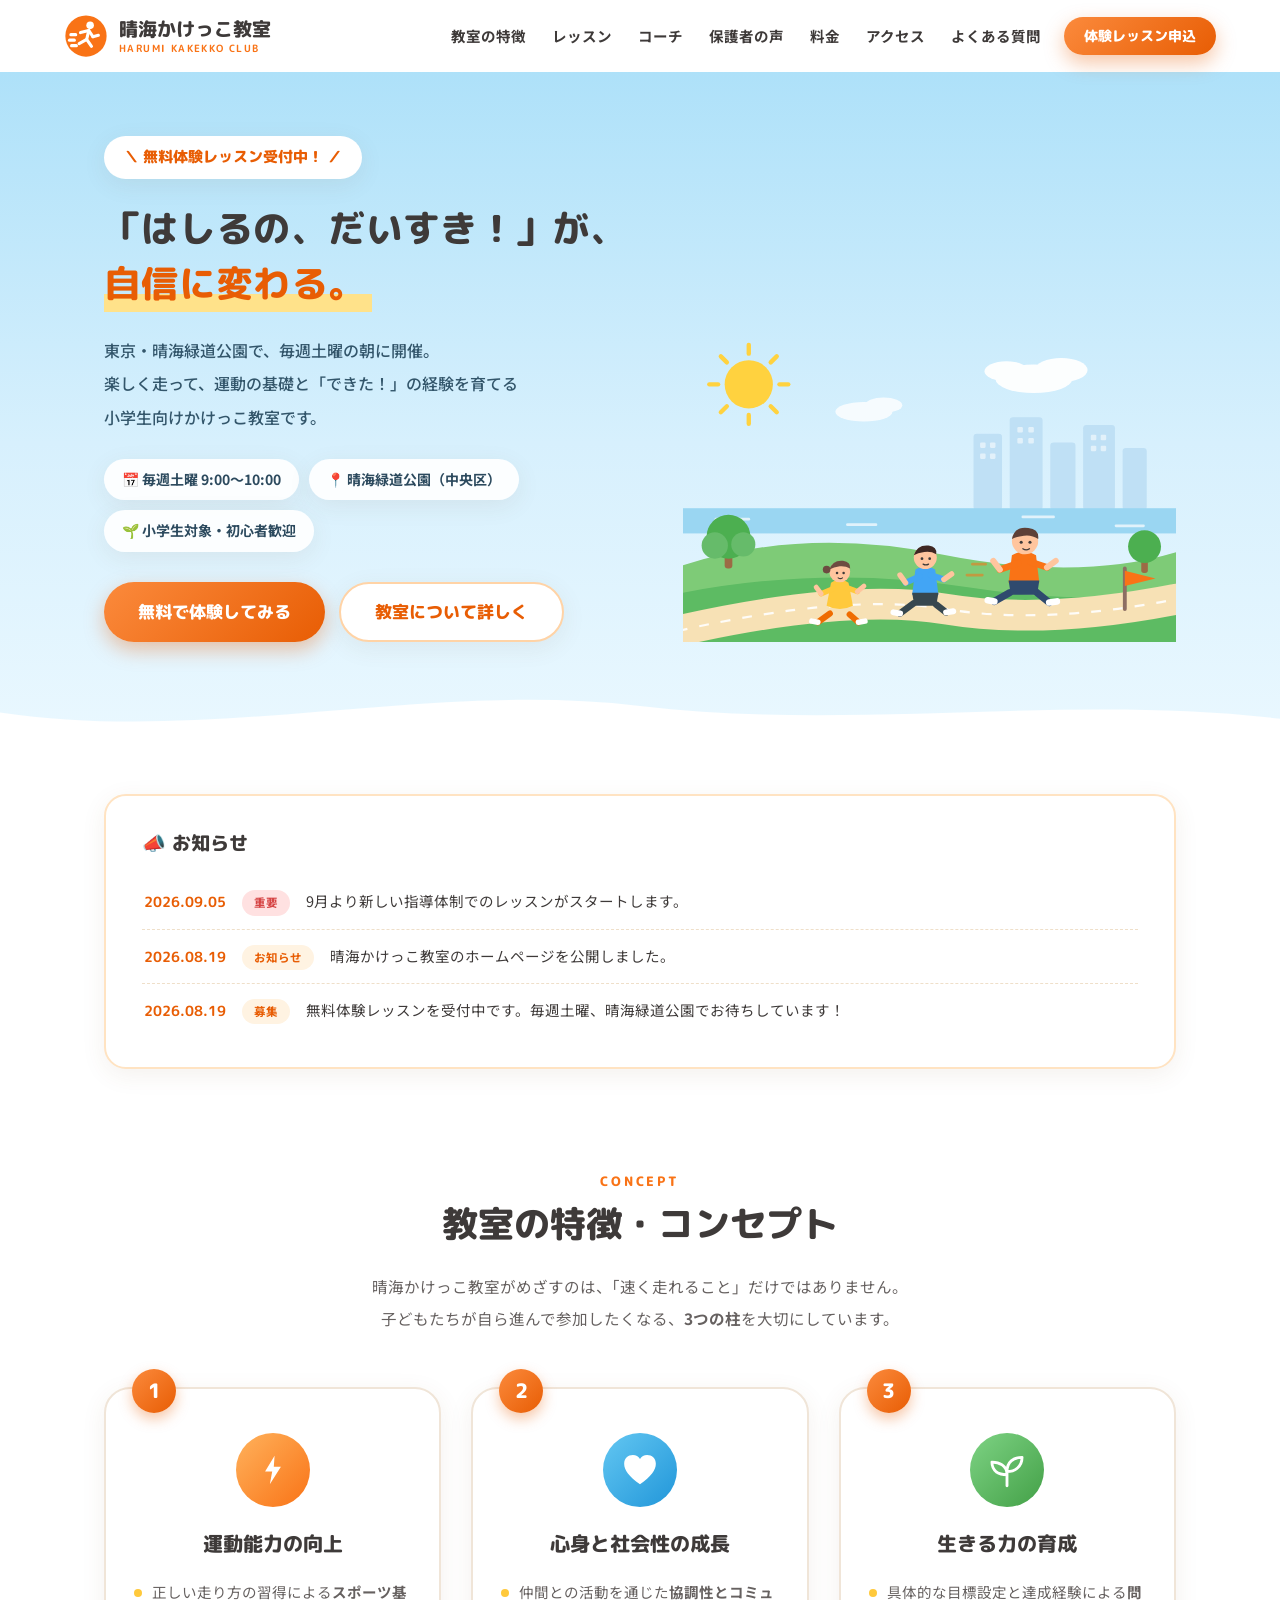
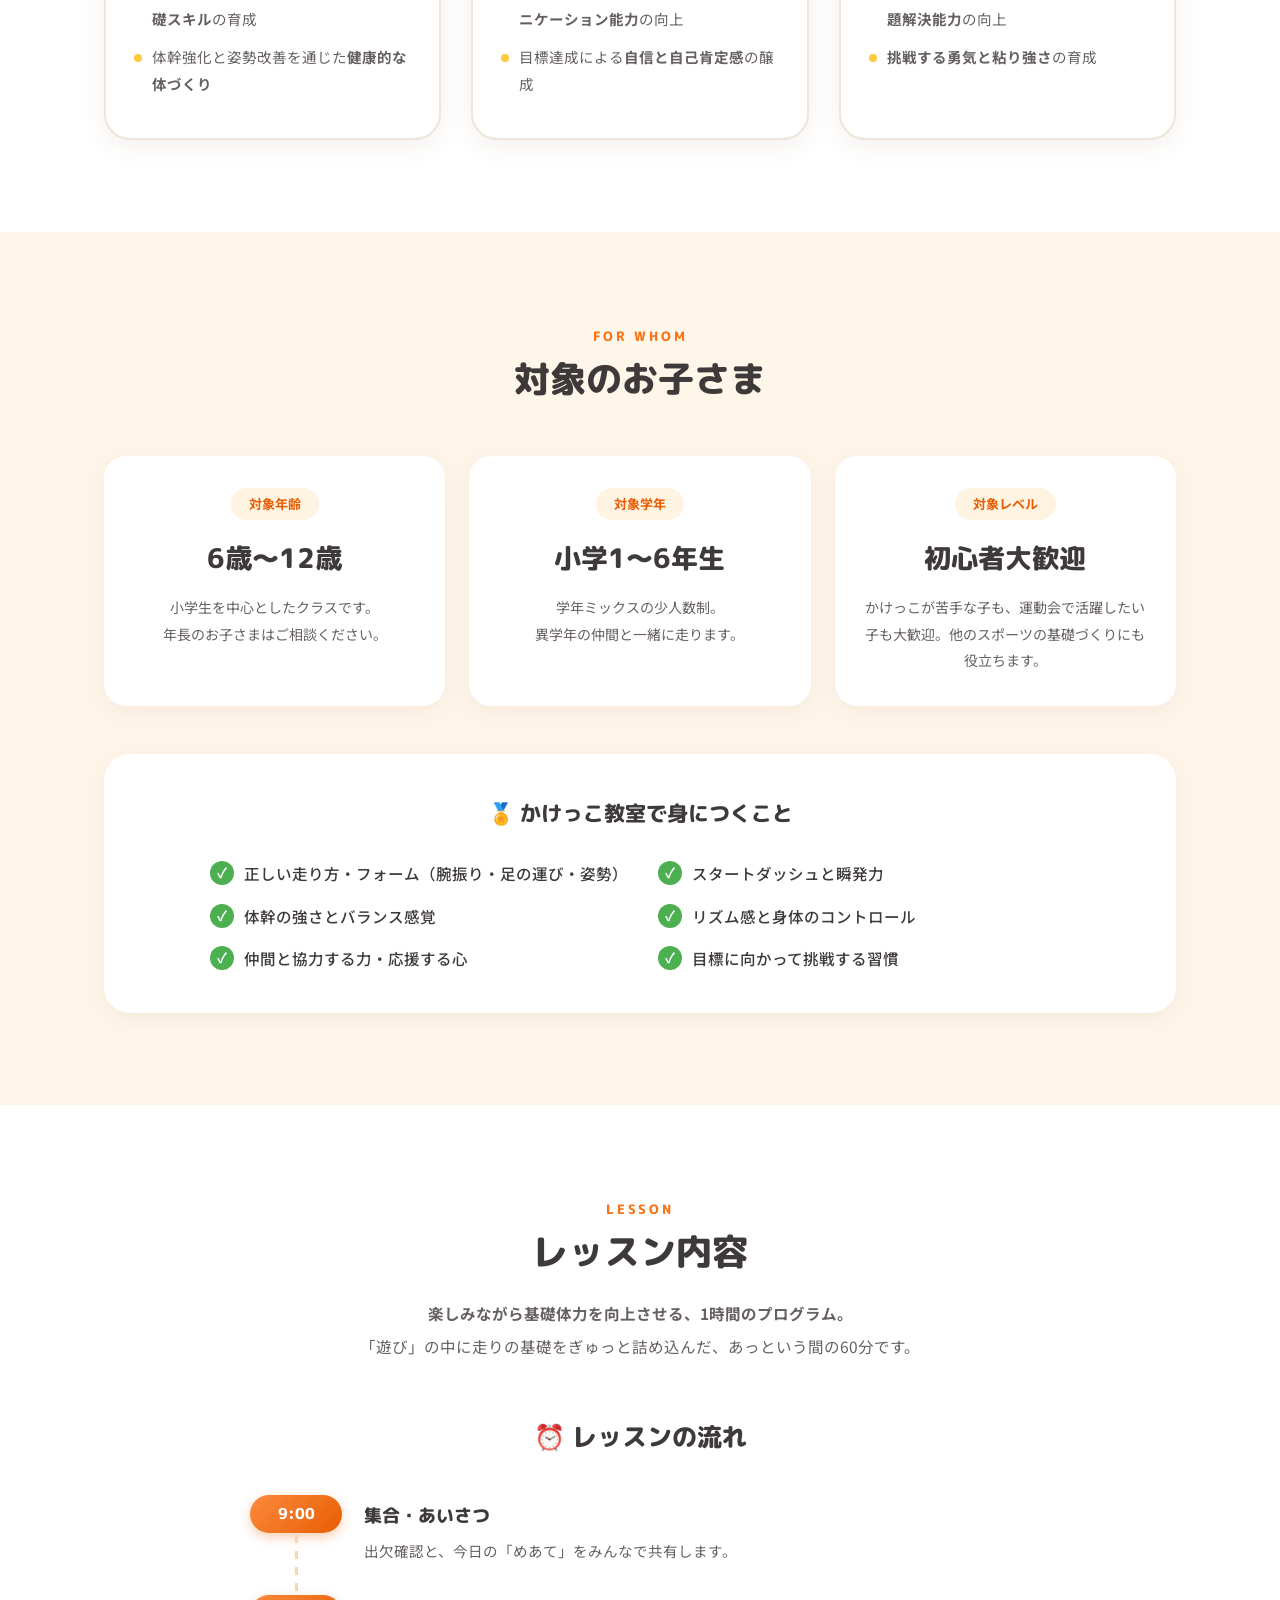
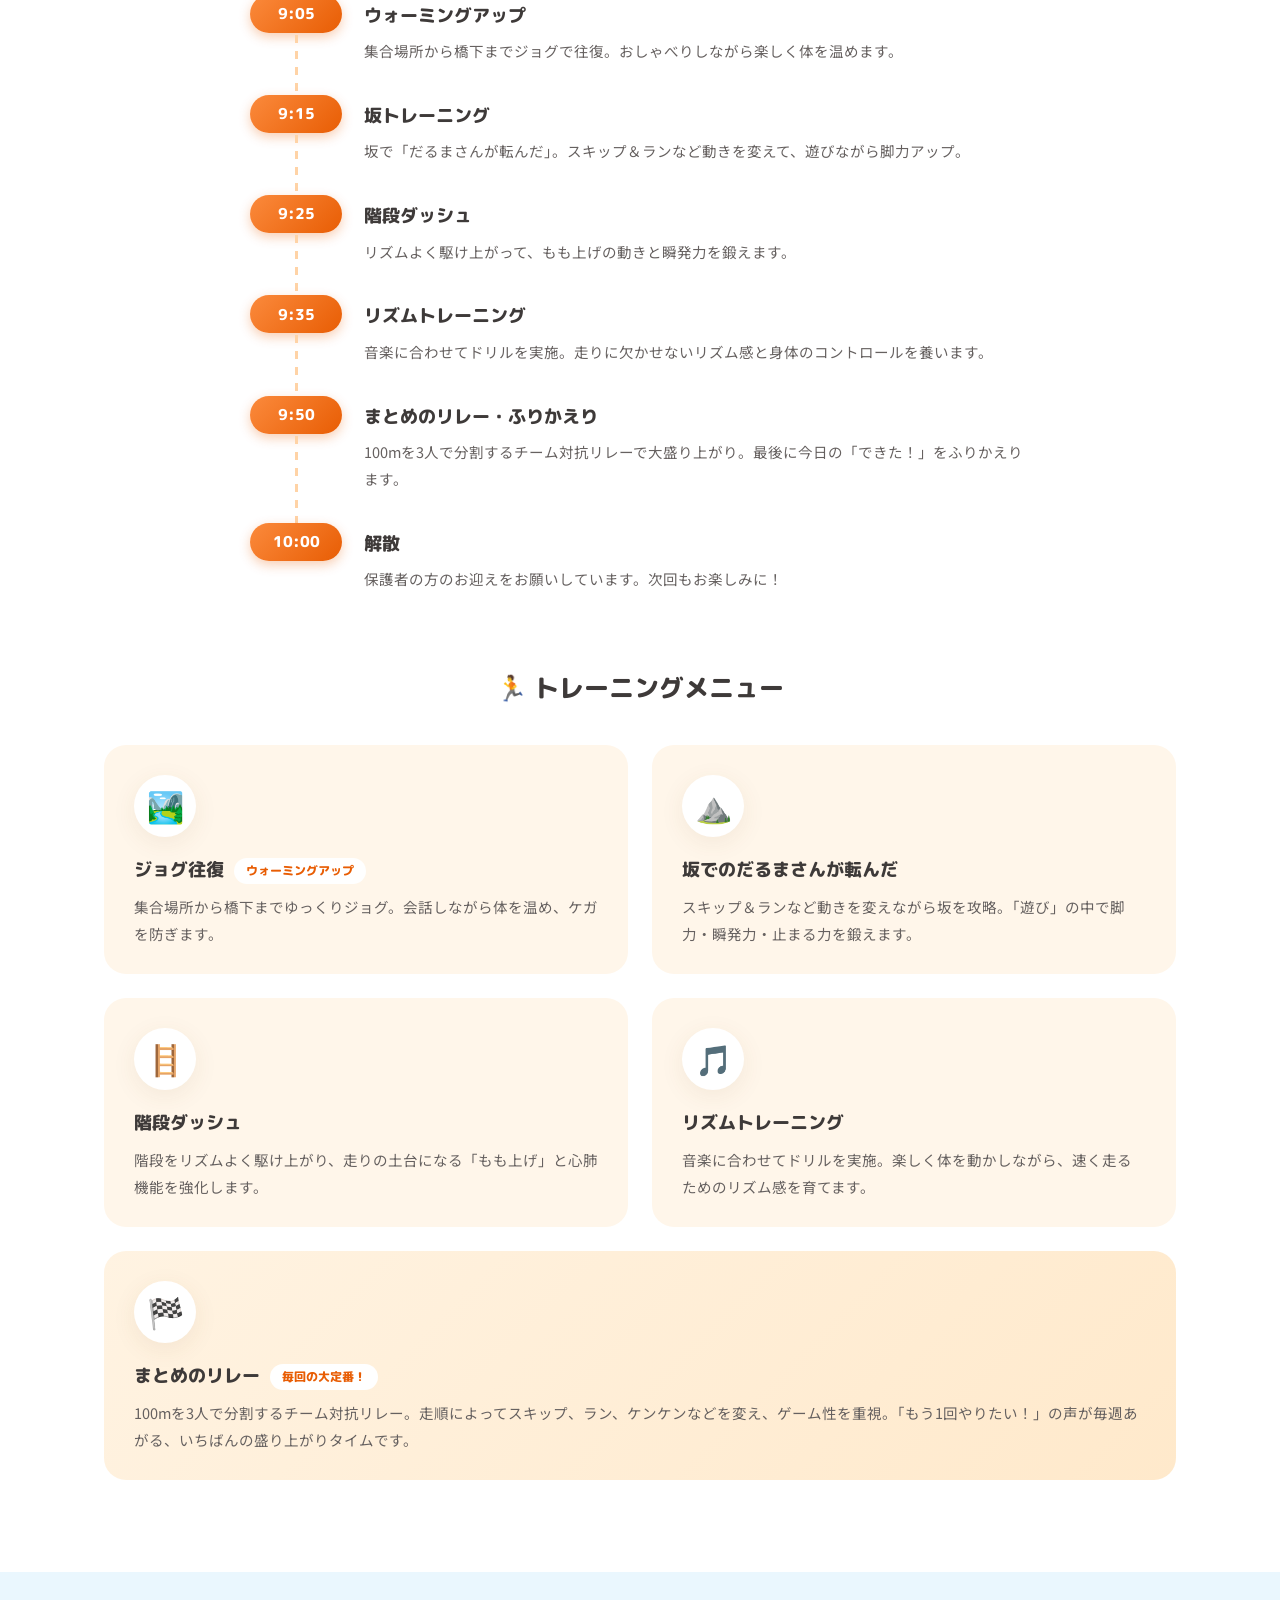
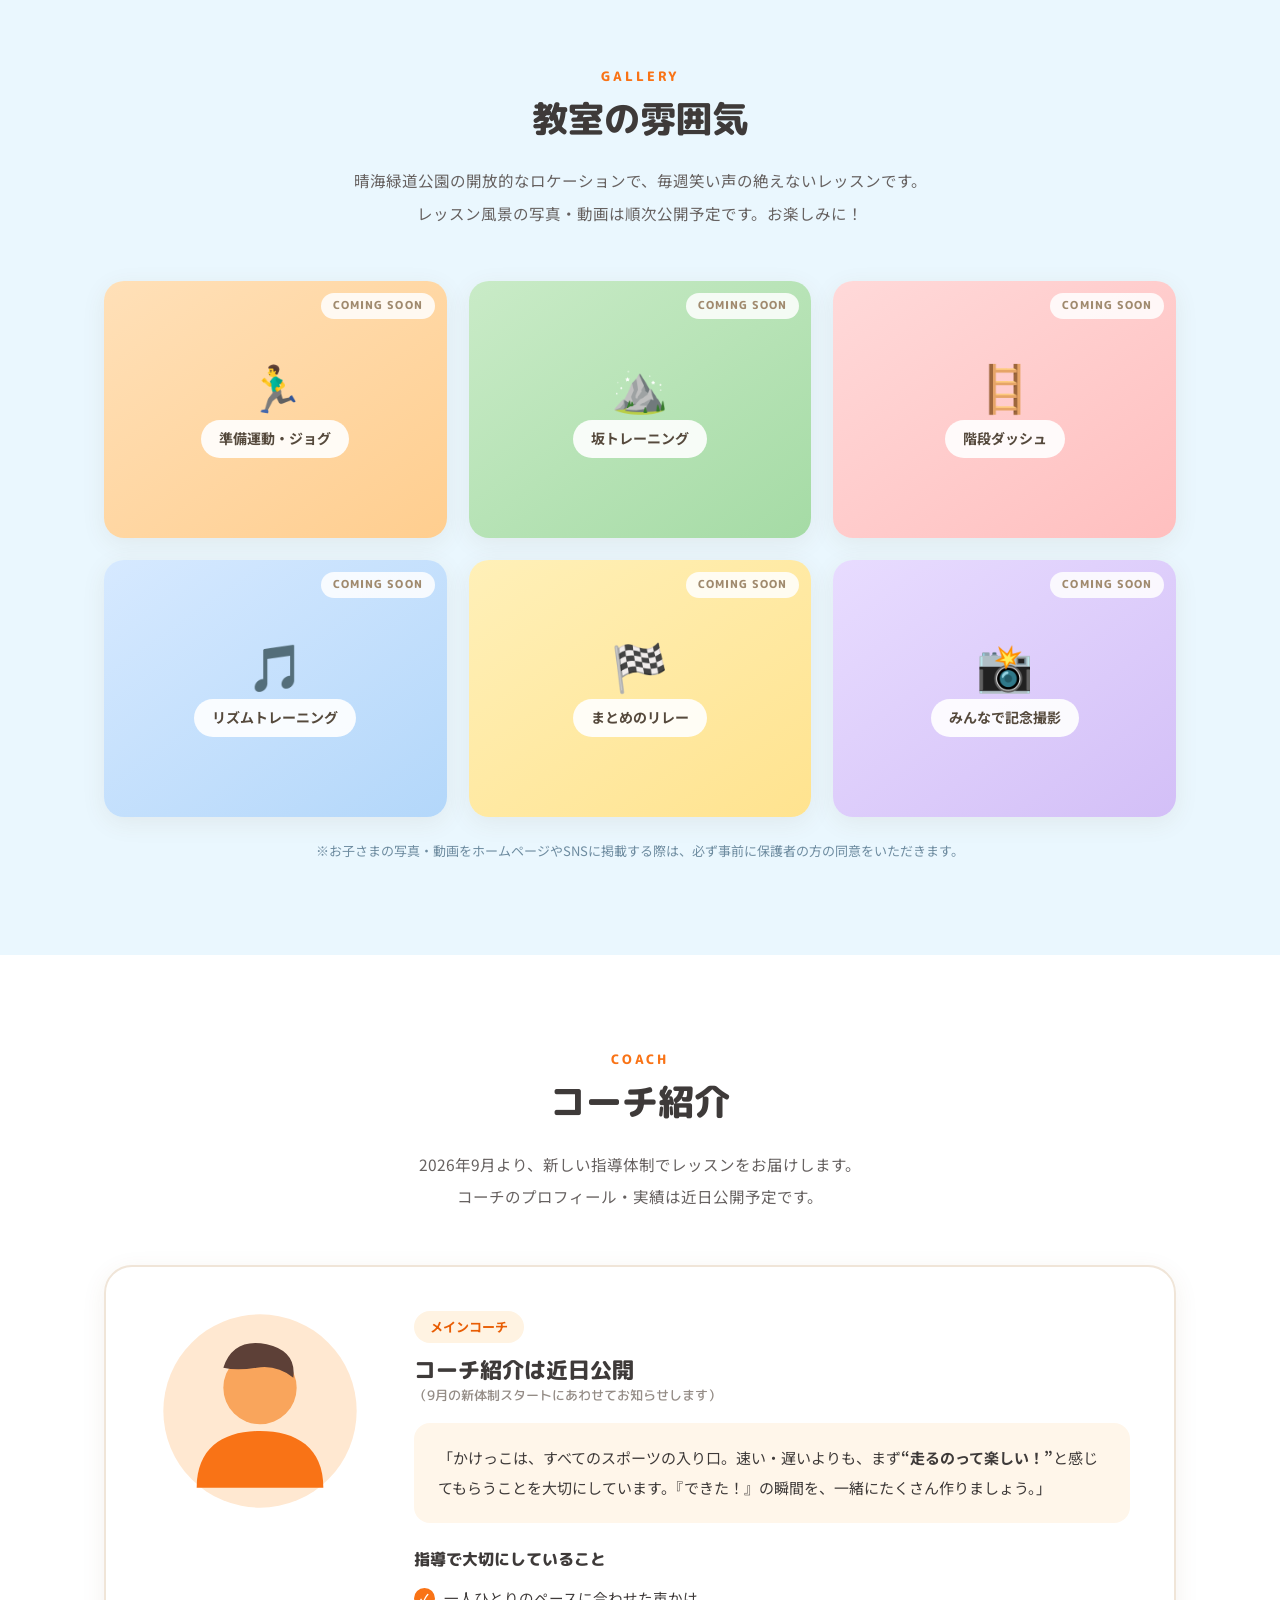
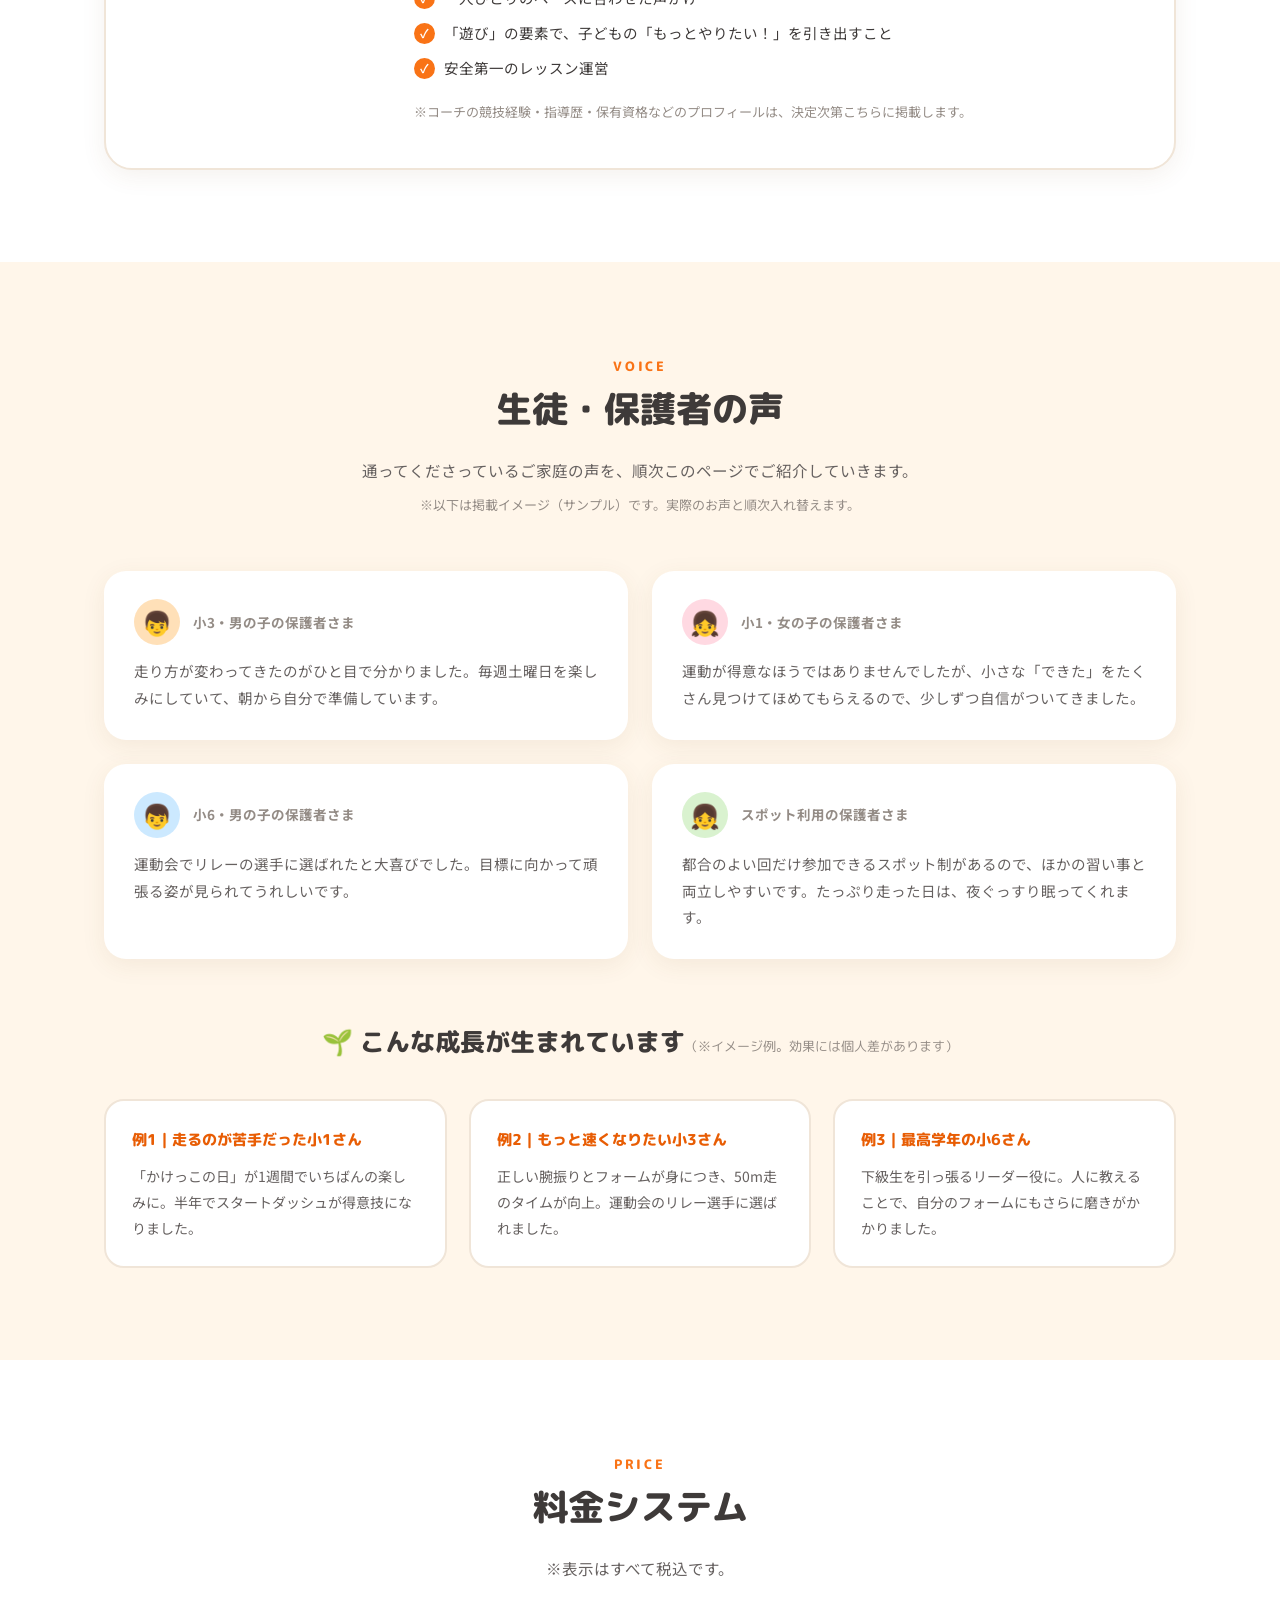
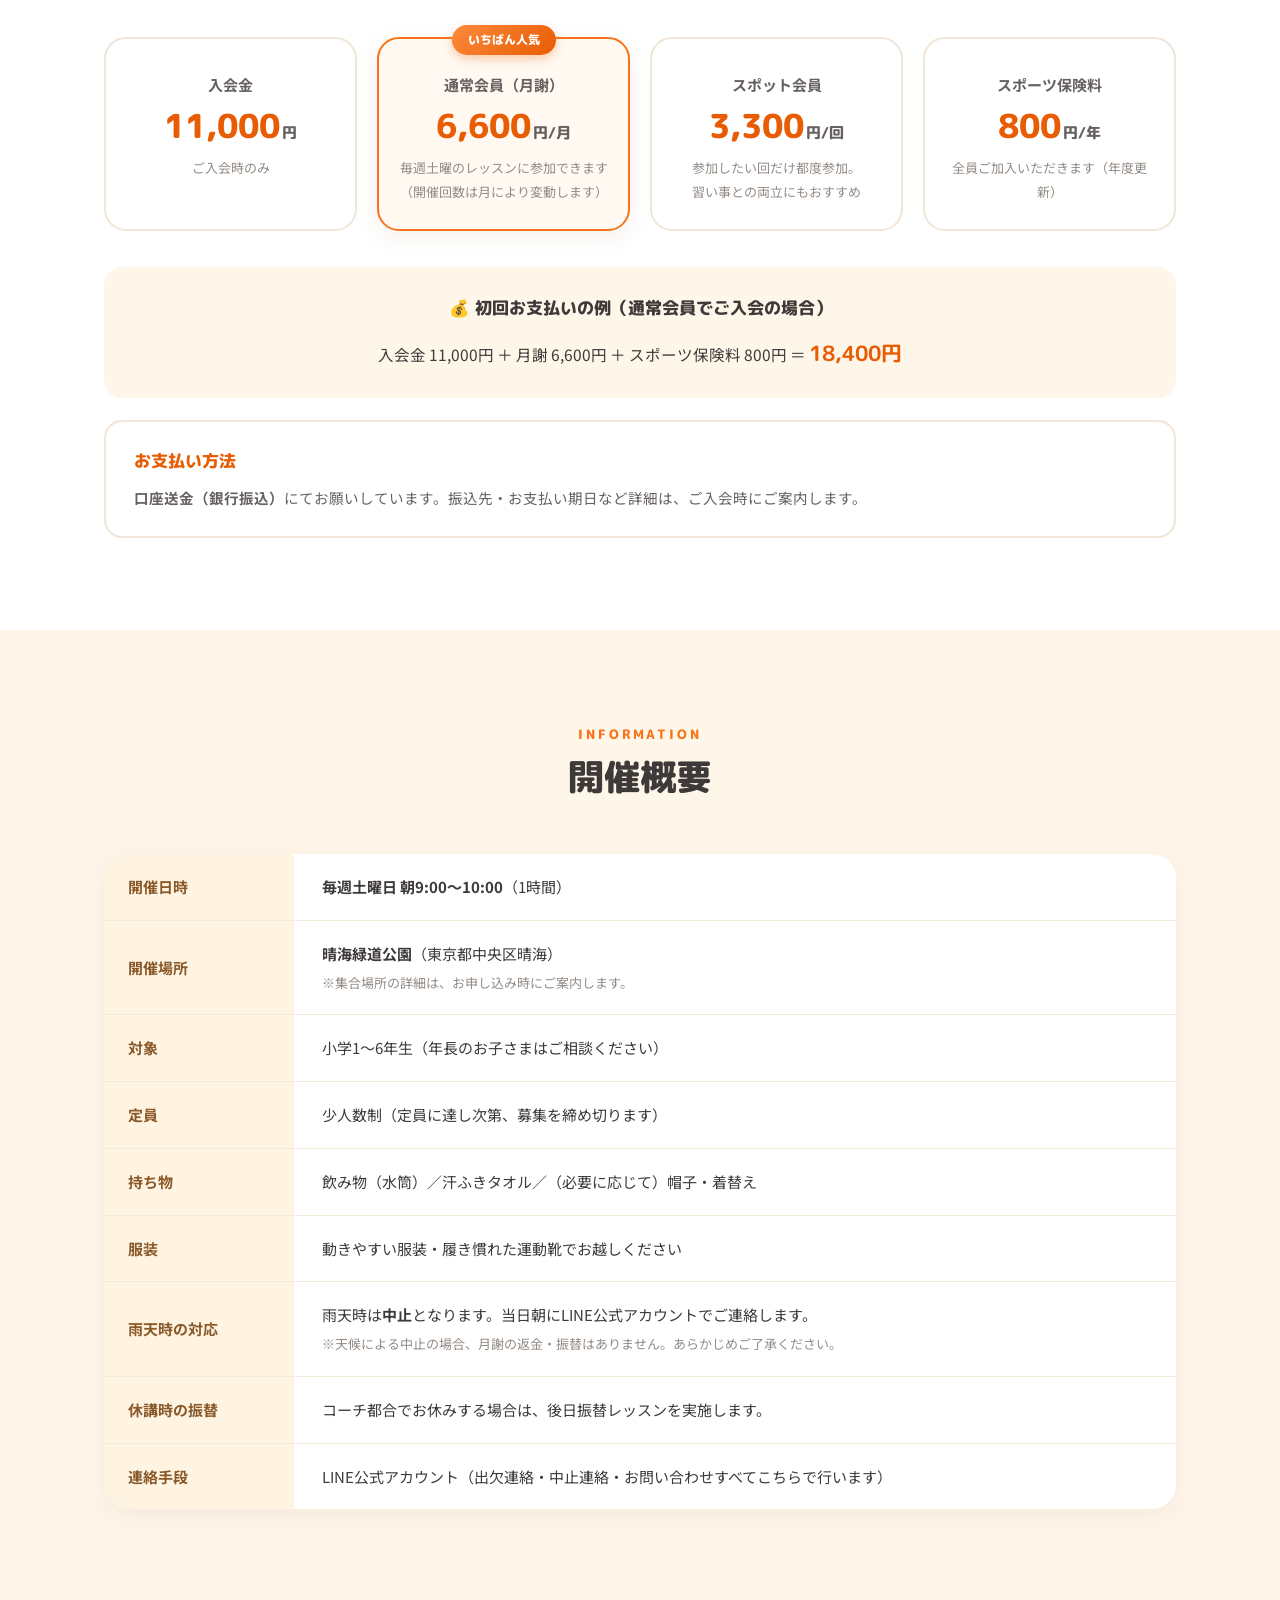
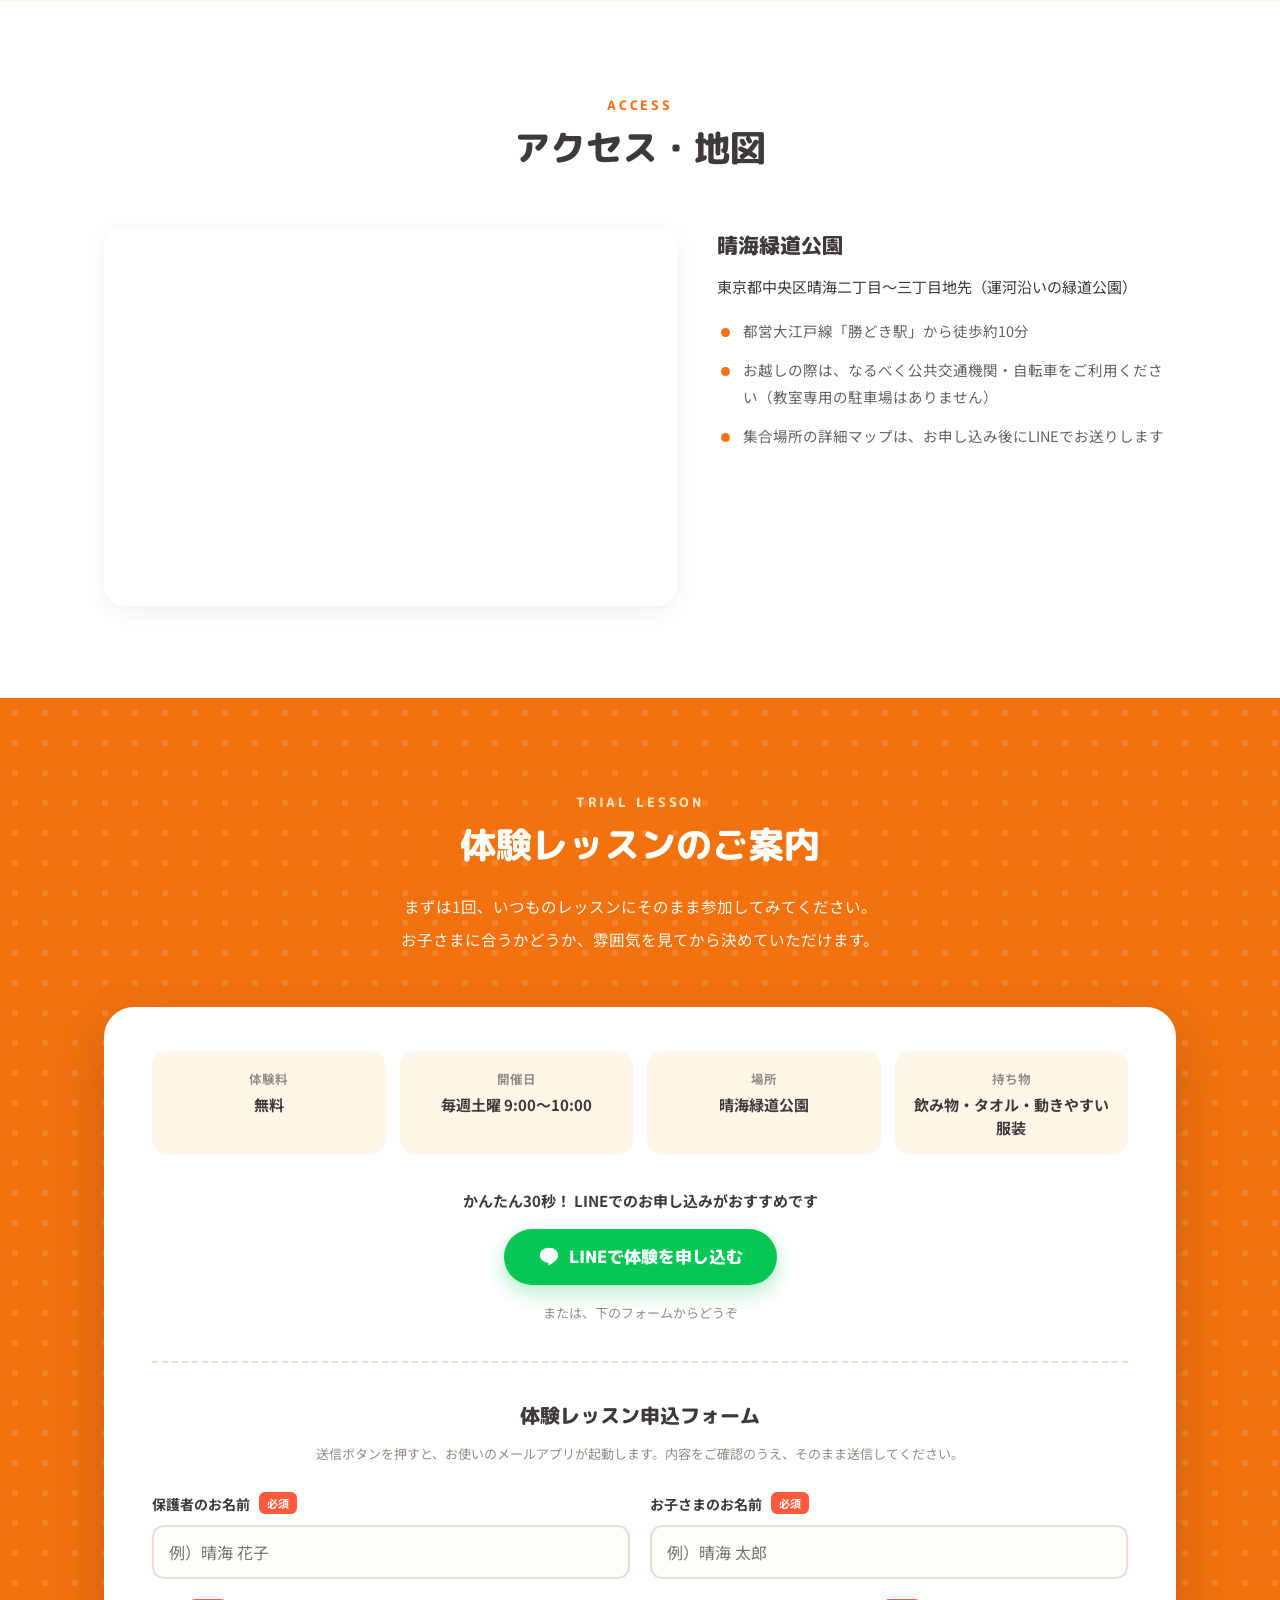
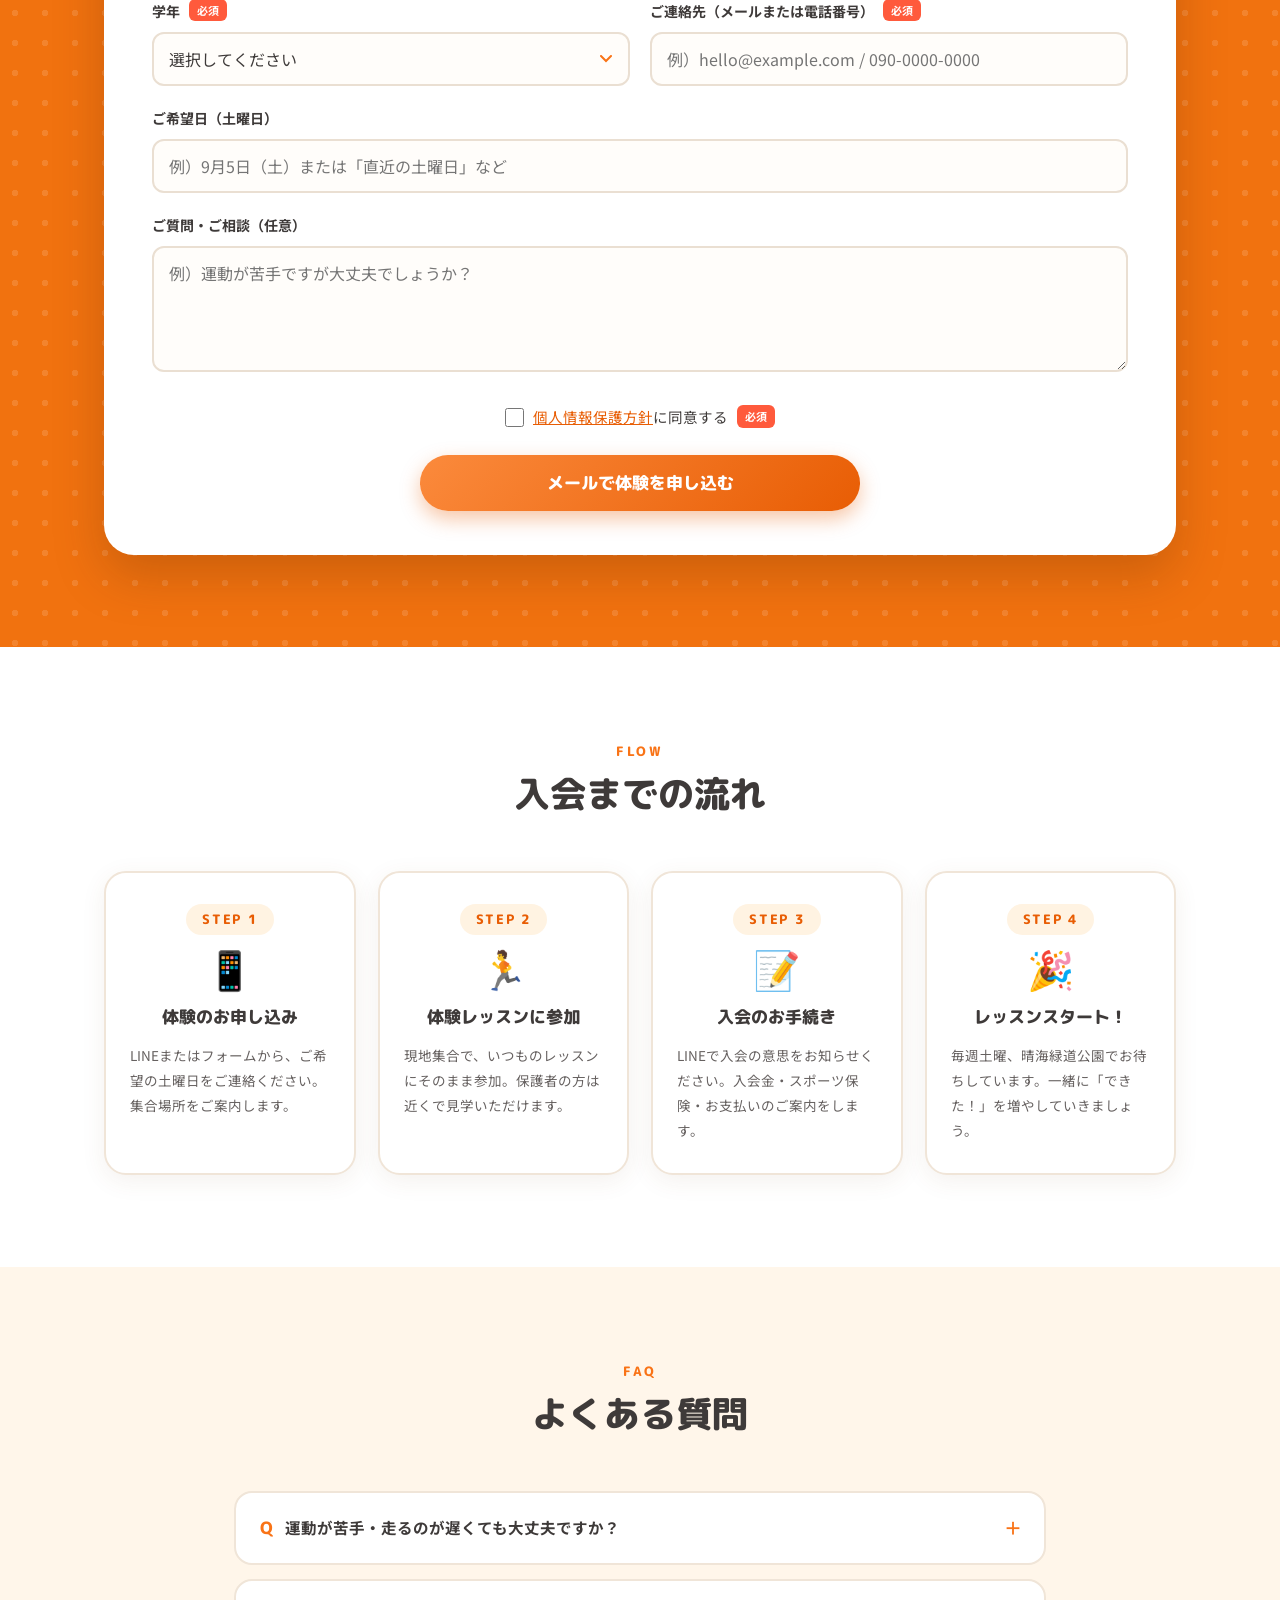
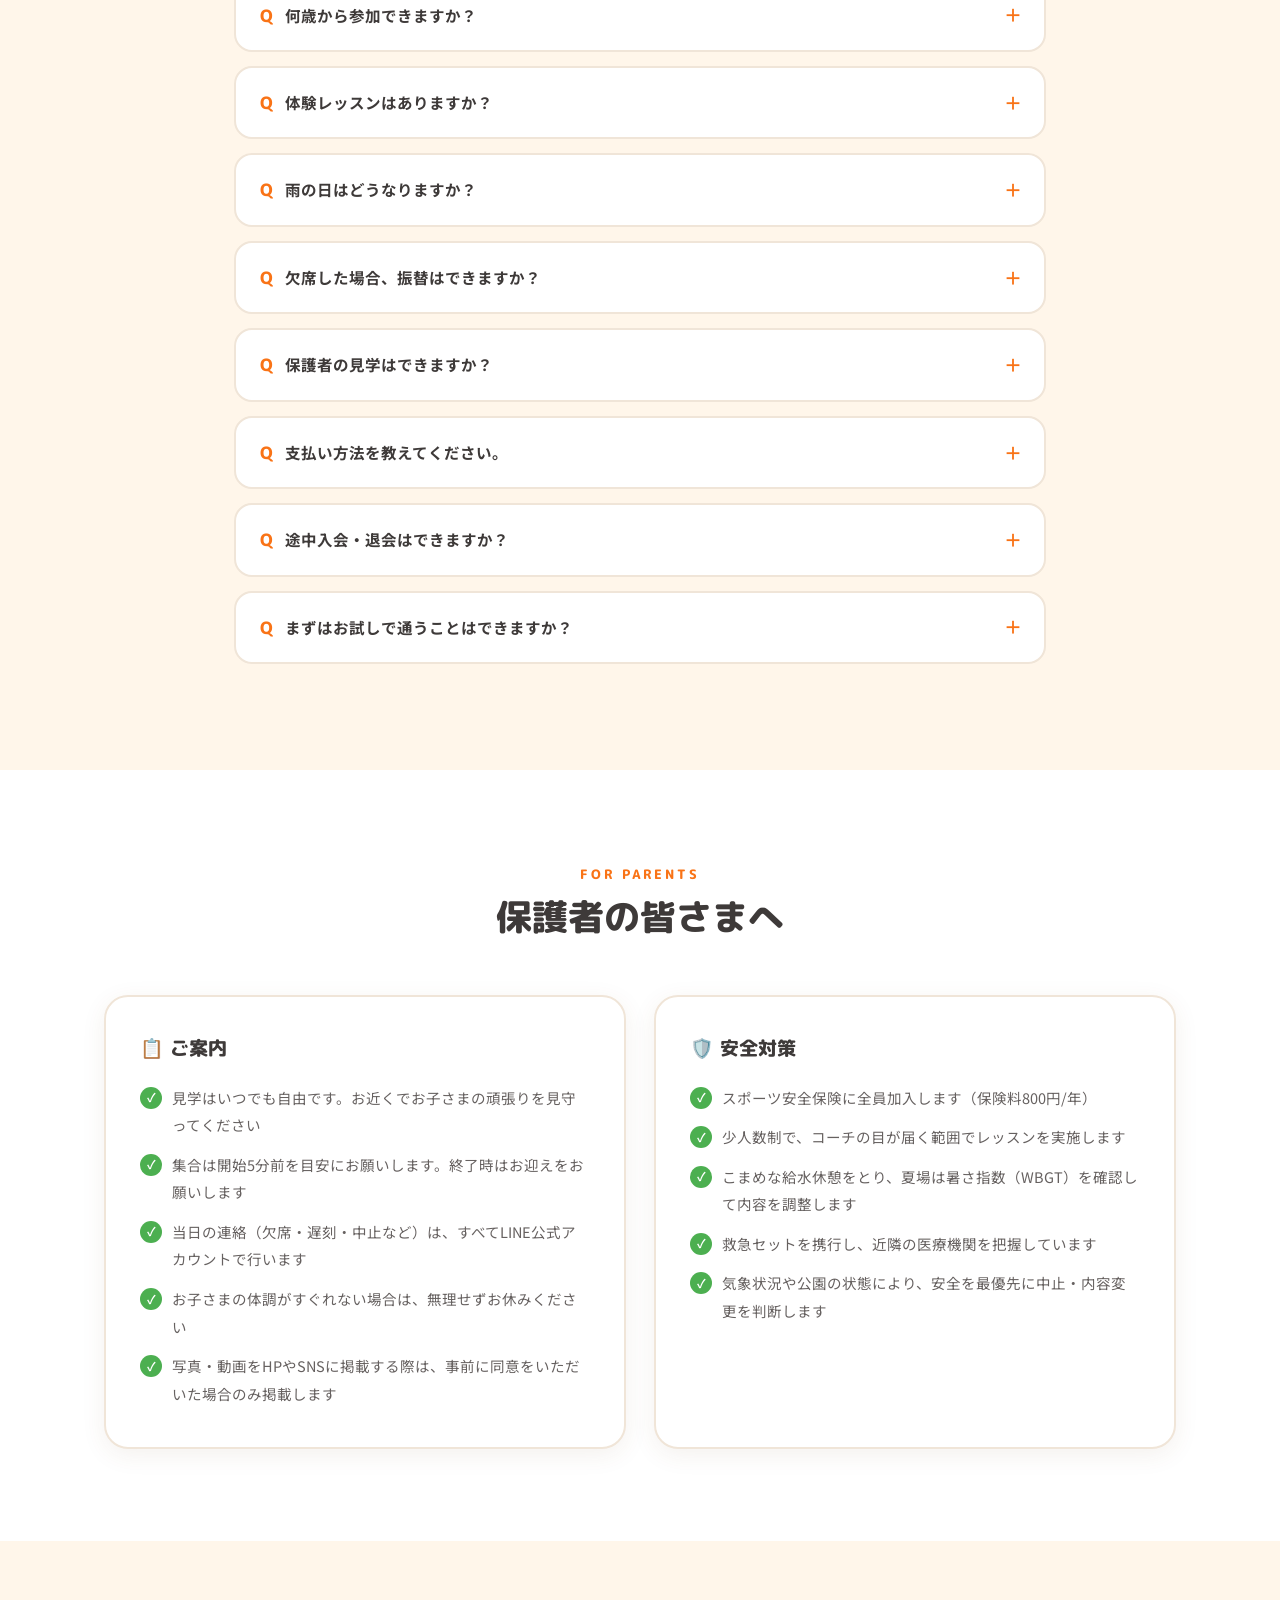
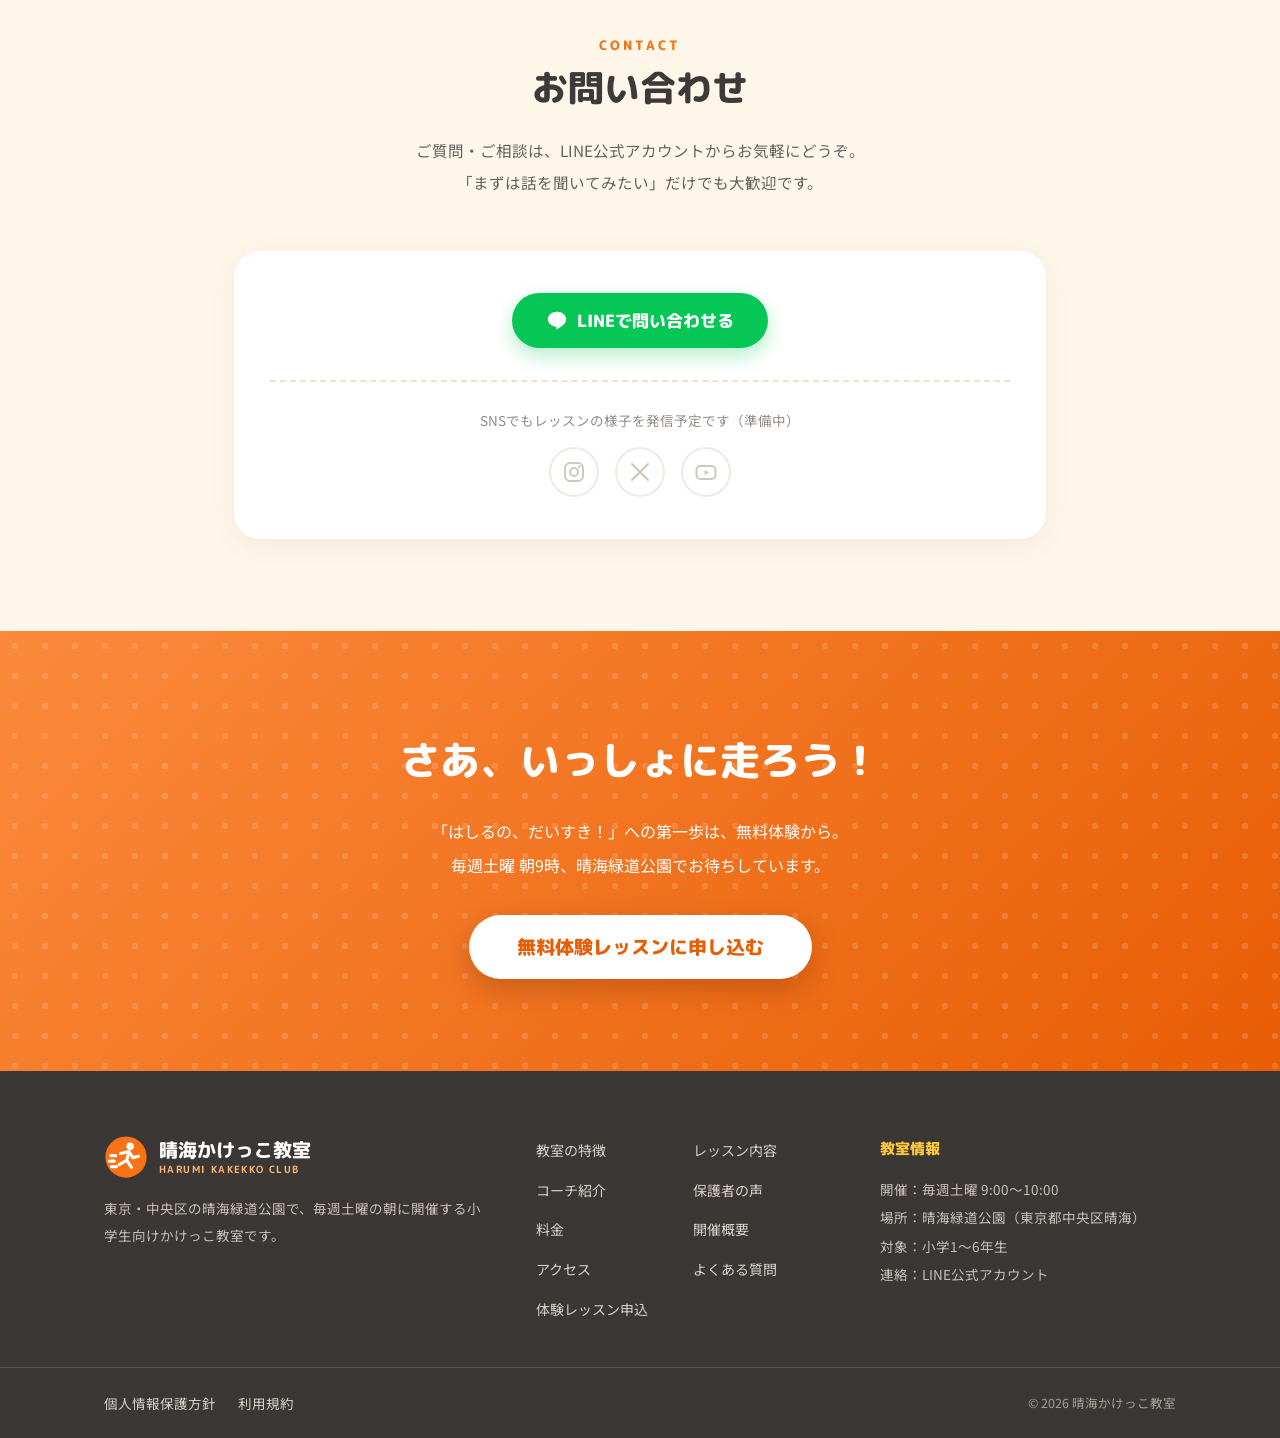
<file: index.html>
<!DOCTYPE html>
<html lang="ja">
<head>
<meta charset="UTF-8">
<meta name="viewport" content="width=device-width, initial-scale=1.0, viewport-fit=cover">
<title>晴海かけっこ教室｜東京・中央区晴海の小学生向けかけっこ教室（毎週土曜開催）</title>
<meta name="description" content="東京・中央区の晴海緑道公園で毎週土曜9:00〜10:00に開催する小学生向けかけっこ教室。正しい走り方と運動の基礎を、遊びの中で楽しく身につけます。初心者大歓迎・体験レッスン受付中！">
<meta property="og:title" content="晴海かけっこ教室｜「はしるの、だいすき！」が、自信に変わる。">
<meta property="og:description" content="晴海緑道公園で毎週土曜の朝に開催。楽しく走って運動の基礎と自信を育てる、小学生向けかけっこ教室です。体験レッスン受付中！">
<meta property="og:type" content="website">
<meta property="og:locale" content="ja_JP">
<link rel="icon" href="data:image/svg+xml,%3Csvg xmlns='http://www.w3.org/2000/svg' viewBox='0 0 64 64'%3E%3Ccircle cx='32' cy='32' r='30' fill='%23F97316'/%3E%3Ctext x='32' y='42' font-size='28' text-anchor='middle' fill='white' font-family='sans-serif' font-weight='bold'%3E走%3C/text%3E%3C/svg%3E">
<link rel="preconnect" href="https://fonts.googleapis.com">
<link rel="preconnect" href="https://fonts.gstatic.com" crossorigin>
<link href="https://fonts.googleapis.com/css2?family=M+PLUS+Rounded+1c:wght@500;700;800&family=Noto+Sans+JP:wght@400;500;700&display=swap" rel="stylesheet">
<link rel="stylesheet" href="style.css">
<script>document.documentElement.classList.add("js");</script>
<script type="application/ld+json">
{
  "@context": "https://schema.org",
  "@type": "SportsActivityLocation",
  "name": "晴海かけっこ教室",
  "description": "東京・中央区の晴海緑道公園で毎週土曜に開催する小学生向けかけっこ教室",
  "address": {
    "@type": "PostalAddress",
    "addressLocality": "中央区",
    "addressRegion": "東京都",
    "streetAddress": "晴海（晴海緑道公園)"
  },
  "openingHours": "Sa 09:00-10:00",
  "priceRange": "月謝6,600円（税込）"
}
</script>
</head>
<body>

<!-- ============ ヘッダー ============ -->
<header class="site-header" id="siteHeader">
  <div class="header-inner">
    <a href="#top" class="brand" aria-label="晴海かけっこ教室 トップへ">
      <svg class="brand-mark" viewBox="0 0 64 64" aria-hidden="true">
        <circle cx="32" cy="32" r="30" fill="#F97316"/>
        <g stroke="#FFFFFF" stroke-width="4.5" stroke-linecap="round" fill="none">
          <circle cx="38" cy="16.5" r="5.5" fill="#FFFFFF" stroke="none"/>
          <path d="M24 27 L36 24 L42 33"/>
          <path d="M36 24 L33 37 L40 47"/>
          <path d="M33 37 L22 43"/>
          <path d="M42 33 L50 31"/>
          <path d="M10 30 L17 30"/>
          <path d="M8 38 L15 38"/>
          <path d="M11 46 L18 46"/>
        </g>
      </svg>
      <span class="brand-text">
        <span class="brand-name">晴海かけっこ教室</span>
        <span class="brand-sub">HARUMI KAKEKKO CLUB</span>
      </span>
    </a>
    <nav class="global-nav" id="globalNav" aria-label="メインメニュー">
      <ul>
        <li><a href="#concept">教室の特徴</a></li>
        <li><a href="#lesson">レッスン</a></li>
        <li><a href="#coach">コーチ</a></li>
        <li><a href="#voice">保護者の声</a></li>
        <li><a href="#price">料金</a></li>
        <li><a href="#access">アクセス</a></li>
        <li><a href="#faq">よくある質問</a></li>
        <li class="nav-cta"><a href="#trial" class="btn btn-primary btn-sm">体験レッスン申込</a></li>
      </ul>
    </nav>
    <button class="nav-toggle" id="navToggle" aria-label="メニューを開く" aria-expanded="false" aria-controls="globalNav">
      <span></span><span></span><span></span>
    </button>
  </div>
</header>

<main id="top">

<!-- ============ ファーストビュー ============ -->
<section class="hero">
  <div class="hero-inner container">
    <div class="hero-copy">
      <p class="hero-badge">＼ 無料体験レッスン受付中！ ／</p>
      <h1 class="hero-title">
        <span class="nb">「はしるの、</span><span class="nb">だいすき！」が、</span><br>
        <span class="hero-title-accent">自信に変わる。</span>
      </h1>
      <p class="hero-lead">
        <span class="nb">東京・晴海緑道公園で、</span><span class="nb">毎週土曜の朝に開催。</span><br class="pc-only">
        楽しく走って、運動の基礎と「できた！」の経験を育てる<br class="pc-only">
        小学生向けかけっこ教室です。
      </p>
      <ul class="hero-chips">
        <li>📅 毎週土曜 9:00〜10:00</li>
        <li>📍 晴海緑道公園（中央区）</li>
        <li>🌱 小学生対象・初心者歓迎</li>
      </ul>
      <div class="hero-cta">
        <a href="#trial" class="btn btn-primary btn-lg">無料で体験してみる</a>
        <a href="#concept" class="btn btn-ghost btn-lg">教室について詳しく</a>
      </div>
    </div>
    <div class="hero-art" aria-hidden="true">
      <svg viewBox="0 0 900 560" role="img" aria-label="晴海の公園を走る子どもたちのイラスト">
        <!-- 太陽 -->
        <g class="float-slow">
          <circle cx="120" cy="90" r="44" fill="#FFD23F"/>
          <g stroke="#FFD23F" stroke-width="8" stroke-linecap="round">
            <line x1="120" y1="18" x2="120" y2="34"/>
            <line x1="120" y1="146" x2="120" y2="162"/>
            <line x1="48" y1="90" x2="64" y2="90"/>
            <line x1="176" y1="90" x2="192" y2="90"/>
            <line x1="69" y1="39" x2="80" y2="50"/>
            <line x1="160" y1="130" x2="171" y2="141"/>
            <line x1="171" y1="39" x2="160" y2="50"/>
            <line x1="80" y1="130" x2="69" y2="141"/>
          </g>
        </g>
        <!-- 雲 -->
        <g fill="#FFFFFF" opacity="0.95" class="float-slow2">
          <ellipse cx="640" cy="80" rx="70" ry="26"/>
          <ellipse cx="690" cy="64" rx="48" ry="22"/>
          <ellipse cx="590" cy="66" rx="40" ry="18"/>
        </g>
        <g fill="#FFFFFF" opacity="0.8">
          <ellipse cx="330" cy="140" rx="52" ry="18"/>
          <ellipse cx="366" cy="128" rx="34" ry="14"/>
        </g>
        <!-- 晴海のビル群 -->
        <g fill="#BFE0F5">
          <rect x="530" y="180" width="52" height="140" rx="6"/>
          <rect x="596" y="150" width="60" height="170" rx="6"/>
          <rect x="670" y="196" width="46" height="124" rx="6"/>
          <rect x="730" y="164" width="58" height="156" rx="6"/>
          <rect x="802" y="206" width="44" height="114" rx="6"/>
        </g>
        <g fill="#FFFFFF" opacity="0.55">
          <rect x="542" y="196" width="10" height="10" rx="2"/><rect x="560" y="196" width="10" height="10" rx="2"/>
          <rect x="542" y="216" width="10" height="10" rx="2"/><rect x="560" y="216" width="10" height="10" rx="2"/>
          <rect x="610" y="168" width="10" height="10" rx="2"/><rect x="630" y="168" width="10" height="10" rx="2"/>
          <rect x="610" y="188" width="10" height="10" rx="2"/><rect x="630" y="188" width="10" height="10" rx="2"/>
          <rect x="744" y="182" width="10" height="10" rx="2"/><rect x="762" y="182" width="10" height="10" rx="2"/>
          <rect x="744" y="202" width="10" height="10" rx="2"/><rect x="762" y="202" width="10" height="10" rx="2"/>
        </g>
        <!-- 運河 -->
        <rect x="0" y="316" width="900" height="46" fill="#9AD6F2"/>
        <g stroke="#FFFFFF" stroke-width="5" stroke-linecap="round" opacity="0.7">
          <line x1="60" y1="336" x2="120" y2="336"/>
          <line x1="300" y1="346" x2="352" y2="346"/>
          <line x1="620" y1="332" x2="676" y2="332"/>
          <line x1="790" y1="348" x2="840" y2="348"/>
        </g>
        <!-- 緑の丘 -->
        <path d="M0 420 Q 220 350 470 400 T 900 396 L 900 560 L 0 560 Z" fill="#7ECb77"/>
        <path d="M0 470 Q 260 420 520 460 T 900 452 L 900 560 L 0 560 Z" fill="#5DBB63"/>
        <!-- 走路 -->
        <path d="M-10 540 Q 300 470 480 500 T 910 480" stroke="#F7E1B5" stroke-width="56" fill="none" stroke-linecap="round"/>
        <path d="M-10 540 Q 300 470 480 500 T 910 480" stroke="#FFFFFF" stroke-width="4" stroke-dasharray="18 22" fill="none" opacity="0.9"/>
        <!-- 木 -->
        <g>
          <rect x="76" y="392" width="14" height="34" rx="6" fill="#9C6B45"/>
          <circle cx="83" cy="368" r="40" fill="#4CAF50"/>
          <circle cx="58" cy="384" r="24" fill="#66BB6A"/>
          <circle cx="110" cy="382" r="22" fill="#66BB6A"/>
        </g>
        <g>
          <rect x="836" y="404" width="12" height="30" rx="5" fill="#9C6B45"/>
          <circle cx="842" cy="386" r="30" fill="#4CAF50"/>
        </g>
        <!-- ゴールフラッグ -->
        <g>
          <line x1="806" y1="426" x2="806" y2="500" stroke="#8D6E63" stroke-width="7" stroke-linecap="round"/>
          <path d="M806 430 L862 444 L806 458 Z" fill="#F97316"/>
        </g>
        <!-- 子ども1（先頭・オレンジ） -->
        <g class="runner runner-1">
          <g stroke="#3E3A39" stroke-width="0" fill="none">
            <path d="M596 470 L568 486" stroke="#2F4A6E" stroke-width="13" stroke-linecap="round"/>
            <path d="M646 470 L668 488" stroke="#2F4A6E" stroke-width="13" stroke-linecap="round"/>
            <path d="M568 486 L556 484" stroke="#FFFFFF" stroke-width="12" stroke-linecap="round"/>
            <path d="M668 488 L682 486" stroke="#FFFFFF" stroke-width="12" stroke-linecap="round"/>
          </g>
          <path d="M600 402 Q 622 388 644 402 L 650 452 Q 622 466 594 452 Z" fill="#F97316"/>
          <path d="M594 448 L650 448 L646 474 L598 474 Z" fill="#2F4A6E"/>
          <path d="M612 416 L578 428" stroke="#F97316" stroke-width="12" stroke-linecap="round" fill="none"/>
          <path d="M578 428 L566 412" stroke="#FFC59E" stroke-width="11" stroke-linecap="round" fill="none"/>
          <path d="M634 414 L664 424" stroke="#F97316" stroke-width="12" stroke-linecap="round" fill="none"/>
          <path d="M664 424 L680 412" stroke="#FFC59E" stroke-width="11" stroke-linecap="round" fill="none"/>
          <circle cx="624" cy="376" r="24" fill="#FFC59E"/>
          <path d="M600 372 Q 606 348 630 352 Q 650 354 648 372 Q 636 364 622 366 Q 608 368 600 372 Z" fill="#5D4037"/>
          <circle cx="617" cy="378" r="2.8" fill="#3E3A39"/>
          <circle cx="633" cy="378" r="2.8" fill="#3E3A39"/>
          <path d="M620 390 Q 626 394 632 390" stroke="#3E3A39" stroke-width="2.5" stroke-linecap="round" fill="none"/>
          <g stroke="#F97316" stroke-width="5" stroke-linecap="round" opacity="0.55">
            <line x1="528" y1="418" x2="552" y2="418"/>
            <line x1="518" y1="438" x2="546" y2="438"/>
          </g>
        </g>
        <!-- 子ども2（ブルー） -->
        <g class="runner runner-2">
          <path d="M420 490 L396 508" stroke="#37474F" stroke-width="12" stroke-linecap="round" fill="none"/>
          <path d="M462 492 L480 506" stroke="#37474F" stroke-width="12" stroke-linecap="round" fill="none"/>
          <path d="M396 508 L384 506" stroke="#FFFFFF" stroke-width="11" stroke-linecap="round" fill="none"/>
          <path d="M480 506 L493 504" stroke="#FFFFFF" stroke-width="11" stroke-linecap="round" fill="none"/>
          <path d="M424 428 Q 442 416 460 428 L 466 474 Q 442 486 418 474 Z" fill="#42A5F5"/>
          <path d="M418 470 L466 470 L462 494 L422 494 Z" fill="#37474F"/>
          <path d="M432 440 L406 452" stroke="#42A5F5" stroke-width="11" stroke-linecap="round" fill="none"/>
          <path d="M406 452 L396 438" stroke="#FFC59E" stroke-width="10" stroke-linecap="round" fill="none"/>
          <path d="M452 438 L476 446" stroke="#42A5F5" stroke-width="11" stroke-linecap="round" fill="none"/>
          <path d="M476 446 L490 436" stroke="#FFC59E" stroke-width="10" stroke-linecap="round" fill="none"/>
          <circle cx="442" cy="406" r="21" fill="#FFC59E"/>
          <path d="M421 402 Q 427 382 448 384 Q 464 386 462 400 Q 452 394 440 396 Q 428 398 421 402 Z" fill="#3E2723"/>
          <circle cx="436" cy="408" r="2.5" fill="#3E3A39"/>
          <circle cx="450" cy="408" r="2.5" fill="#3E3A39"/>
          <path d="M438 418 Q 443 421 448 418" stroke="#3E3A39" stroke-width="2.2" stroke-linecap="round" fill="none"/>
        </g>
        <!-- 子ども3（イエロー・女の子） -->
        <g class="runner runner-3">
          <path d="M268 508 L246 524" stroke="#EF6C00" stroke-width="11" stroke-linecap="round" fill="none"/>
          <path d="M304 510 L320 524" stroke="#EF6C00" stroke-width="11" stroke-linecap="round" fill="none"/>
          <path d="M246 524 L235 522" stroke="#FFFFFF" stroke-width="10" stroke-linecap="round" fill="none"/>
          <path d="M320 524 L332 522" stroke="#FFFFFF" stroke-width="10" stroke-linecap="round" fill="none"/>
          <path d="M270 452 Q 286 440 302 452 L 310 494 Q 286 506 262 494 Z" fill="#FFC93C"/>
          <path d="M276 462 L252 472" stroke="#FFC93C" stroke-width="10" stroke-linecap="round" fill="none"/>
          <path d="M252 472 L243 460" stroke="#FFC59E" stroke-width="9" stroke-linecap="round" fill="none"/>
          <path d="M296 460 L318 468" stroke="#FFC93C" stroke-width="10" stroke-linecap="round" fill="none"/>
          <path d="M318 468 L330 458" stroke="#FFC59E" stroke-width="9" stroke-linecap="round" fill="none"/>
          <circle cx="286" cy="432" r="19" fill="#FFC59E"/>
          <path d="M267 428 Q 273 410 292 412 Q 306 414 305 426 Q 296 421 286 422 Q 275 424 267 428 Z" fill="#6D4C41"/>
          <circle cx="262" cy="428" r="7" fill="#6D4C41"/>
          <circle cx="281" cy="434" r="2.3" fill="#3E3A39"/>
          <circle cx="293" cy="434" r="2.3" fill="#3E3A39"/>
          <path d="M283 443 Q 287 446 291 443" stroke="#3E3A39" stroke-width="2" stroke-linecap="round" fill="none"/>
        </g>
      </svg>
    </div>
  </div>
  <div class="hero-wave" aria-hidden="true">
    <svg viewBox="0 0 1440 90" preserveAspectRatio="none">
      <path d="M0,48 C240,88 480,8 720,40 C960,72 1200,24 1440,56 L1440,90 L0,90 Z" fill="#FFFFFF"/>
    </svg>
  </div>
</section>

<!-- ============ お知らせ・ニュース ============ -->
<section class="news section-sm" id="news">
  <div class="container">
    <div class="news-panel reveal">
      <h2 class="news-title">📣 お知らせ</h2>
      <ul class="news-list">
        <!-- ▼ お知らせはここに追記してください（新しいものを上に） -->
        <li>
          <time datetime="2026-09-05">2026.09.05</time>
          <span class="news-tag important">重要</span>
          <p>9月より新しい指導体制でのレッスンがスタートします。</p>
        </li>
        <li>
          <time datetime="2026-08-19">2026.08.19</time>
          <span class="news-tag">お知らせ</span>
          <p>晴海かけっこ教室のホームページを公開しました。</p>
        </li>
        <li>
          <time datetime="2026-08-19">2026.08.19</time>
          <span class="news-tag">募集</span>
          <p>無料体験レッスンを受付中です。毎週土曜、晴海緑道公園でお待ちしています！</p>
        </li>
      </ul>
    </div>
  </div>
</section>

<!-- ============ 教室の特徴・コンセプト ============ -->
<section class="section" id="concept">
  <div class="container">
    <header class="sec-head reveal">
      <p class="sec-label">CONCEPT</p>
      <h2 class="sec-title">教室の特徴・コンセプト</h2>
      <p class="sec-lead">
        晴海かけっこ教室がめざすのは、「速く走れること」だけではありません。<br>
        子どもたちが自ら進んで参加したくなる、<strong>3つの柱</strong>を大切にしています。
      </p>
    </header>
    <div class="pillar-grid">
      <article class="pillar-card reveal">
        <div class="pillar-num">1</div>
        <div class="pillar-icon icon-orange">
          <svg viewBox="0 0 48 48" aria-hidden="true"><path d="M26 6 L14 26 L23 26 L20 42 L34 20 L25 20 Z" fill="currentColor"/></svg>
        </div>
        <h3>運動能力の向上</h3>
        <ul>
          <li>正しい走り方の習得による<strong>スポーツ基礎スキル</strong>の育成</li>
          <li>体幹強化と姿勢改善を通じた<strong>健康的な体づくり</strong></li>
        </ul>
      </article>
      <article class="pillar-card reveal">
        <div class="pillar-num">2</div>
        <div class="pillar-icon icon-blue">
          <svg viewBox="0 0 48 48" aria-hidden="true"><path d="M24 42 C10 32 4 24 4 16 C4 9 9 5 15 5 C19 5 22 7 24 10 C26 7 29 5 33 5 C39 5 44 9 44 16 C44 24 38 32 24 42 Z" fill="currentColor"/></svg>
        </div>
        <h3>心身と社会性の成長</h3>
        <ul>
          <li>仲間との活動を通じた<strong>協調性とコミュニケーション能力</strong>の向上</li>
          <li>目標達成による<strong>自信と自己肯定感</strong>の醸成</li>
        </ul>
      </article>
      <article class="pillar-card reveal">
        <div class="pillar-num">3</div>
        <div class="pillar-icon icon-green">
          <svg viewBox="0 0 48 48" aria-hidden="true"><path d="M24 44 L24 22 M24 30 C24 18 14 14 5 14 C5 26 14 30 24 30 Z M24 26 C24 14 32 8 43 8 C43 20 34 26 24 26 Z" stroke="currentColor" stroke-width="3.6" fill="none" stroke-linecap="round" stroke-linejoin="round"/></svg>
        </div>
        <h3>生きる力の育成</h3>
        <ul>
          <li>具体的な目標設定と達成経験による<strong>問題解決能力</strong>の向上</li>
          <li><strong>挑戦する勇気と粘り強さ</strong>の育成</li>
        </ul>
      </article>
    </div>
  </div>
</section>

<!-- ============ 対象 ============ -->
<section class="section bg-cream" id="target">
  <div class="container">
    <header class="sec-head reveal">
      <p class="sec-label">FOR WHOM</p>
      <h2 class="sec-title">対象のお子さま</h2>
    </header>
    <div class="target-grid">
      <div class="target-card reveal">
        <p class="target-label">対象年齢</p>
        <p class="target-main">6歳〜12歳</p>
        <p class="target-note">小学生を中心としたクラスです。<br>年長のお子さまはご相談ください。</p>
      </div>
      <div class="target-card reveal">
        <p class="target-label">対象学年</p>
        <p class="target-main">小学1〜6年生</p>
        <p class="target-note">学年ミックスの少人数制。<br>異学年の仲間と一緒に走ります。</p>
      </div>
      <div class="target-card reveal">
        <p class="target-label">対象レベル</p>
        <p class="target-main">初心者大歓迎</p>
        <p class="target-note">かけっこが苦手な子も、運動会で活躍したい子も大歓迎。他のスポーツの基礎づくりにも役立ちます。</p>
      </div>
    </div>
    <div class="skills reveal" id="skills">
      <h3 class="skills-title">🏅 かけっこ教室で身につくこと</h3>
      <ul class="skills-list">
        <li>正しい走り方・フォーム（腕振り・足の運び・姿勢）</li>
        <li>スタートダッシュと瞬発力</li>
        <li>体幹の強さとバランス感覚</li>
        <li>リズム感と身体のコントロール</li>
        <li>仲間と協力する力・応援する心</li>
        <li>目標に向かって挑戦する習慣</li>
      </ul>
    </div>
  </div>
</section>

<!-- ============ レッスン内容 ============ -->
<section class="section" id="lesson">
  <div class="container">
    <header class="sec-head reveal">
      <p class="sec-label">LESSON</p>
      <h2 class="sec-title">レッスン内容</h2>
      <p class="sec-lead">
        <strong>楽しみながら基礎体力を向上させる、1時間のプログラム。</strong><br>
        「遊び」の中に走りの基礎をぎゅっと詰め込んだ、あっという間の60分です。
      </p>
    </header>

    <div class="lesson-flow reveal">
      <h3 class="sub-title">⏰ レッスンの流れ</h3>
      <ol class="timeline">
        <li>
          <span class="tl-time">9:00</span>
          <div class="tl-body">
            <h4>集合・あいさつ</h4>
            <p>出欠確認と、今日の「めあて」をみんなで共有します。</p>
          </div>
        </li>
        <li>
          <span class="tl-time">9:05</span>
          <div class="tl-body">
            <h4>ウォーミングアップ</h4>
            <p>集合場所から橋下までジョグで往復。おしゃべりしながら楽しく体を温めます。</p>
          </div>
        </li>
        <li>
          <span class="tl-time">9:15</span>
          <div class="tl-body">
            <h4>坂トレーニング</h4>
            <p>坂で「だるまさんが転んだ」。スキップ＆ランなど動きを変えて、遊びながら脚力アップ。</p>
          </div>
        </li>
        <li>
          <span class="tl-time">9:25</span>
          <div class="tl-body">
            <h4>階段ダッシュ</h4>
            <p>リズムよく駆け上がって、もも上げの動きと瞬発力を鍛えます。</p>
          </div>
        </li>
        <li>
          <span class="tl-time">9:35</span>
          <div class="tl-body">
            <h4>リズムトレーニング</h4>
            <p>音楽に合わせてドリルを実施。走りに欠かせないリズム感と身体のコントロールを養います。</p>
          </div>
        </li>
        <li>
          <span class="tl-time">9:50</span>
          <div class="tl-body">
            <h4>まとめのリレー・ふりかえり</h4>
            <p>100mを3人で分割するチーム対抗リレーで大盛り上がり。最後に今日の「できた！」をふりかえります。</p>
          </div>
        </li>
        <li>
          <span class="tl-time">10:00</span>
          <div class="tl-body">
            <h4>解散</h4>
            <p>保護者の方のお迎えをお願いしています。次回もお楽しみに！</p>
          </div>
        </li>
      </ol>
    </div>

    <div class="menu-block">
      <h3 class="sub-title reveal">🏃 トレーニングメニュー</h3>
      <div class="menu-grid">
        <article class="menu-card reveal">
          <div class="menu-icon">🏞️</div>
          <h4>ジョグ往復<span>ウォーミングアップ</span></h4>
          <p>集合場所から橋下までゆっくりジョグ。会話しながら体を温め、ケガを防ぎます。</p>
        </article>
        <article class="menu-card reveal">
          <div class="menu-icon">⛰️</div>
          <h4>坂でのだるまさんが転んだ</h4>
          <p>スキップ＆ランなど動きを変えながら坂を攻略。「遊び」の中で脚力・瞬発力・止まる力を鍛えます。</p>
        </article>
        <article class="menu-card reveal">
          <div class="menu-icon">🪜</div>
          <h4>階段ダッシュ</h4>
          <p>階段をリズムよく駆け上がり、走りの土台になる「もも上げ」と心肺機能を強化します。</p>
        </article>
        <article class="menu-card reveal">
          <div class="menu-icon">🎵</div>
          <h4>リズムトレーニング</h4>
          <p>音楽に合わせてドリルを実施。楽しく体を動かしながら、速く走るためのリズム感を育てます。</p>
        </article>
        <article class="menu-card reveal menu-card-wide">
          <div class="menu-icon">🏁</div>
          <h4>まとめのリレー<span>毎回の大定番！</span></h4>
          <p>100mを3人で分割するチーム対抗リレー。走順によってスキップ、ラン、ケンケンなどを変え、ゲーム性を重視。「もう1回やりたい！」の声が毎週あがる、いちばんの盛り上がりタイムです。</p>
        </article>
      </div>
    </div>
  </div>
</section>

<!-- ============ 教室の雰囲気 ============ -->
<section class="section bg-sky" id="gallery">
  <div class="container">
    <header class="sec-head reveal">
      <p class="sec-label">GALLERY</p>
      <h2 class="sec-title">教室の雰囲気</h2>
      <p class="sec-lead">
        晴海緑道公園の開放的なロケーションで、毎週笑い声の絶えないレッスンです。<br>
        レッスン風景の写真・動画は順次公開予定です。お楽しみに！
      </p>
    </header>
    <div class="gallery-grid">
      <!-- ▼ 実際の写真に差し替える場合は <img> タグに置き換えてください -->
      <figure class="gallery-tile tile-a reveal"><span class="tile-icon">🏃‍♂️</span><figcaption>準備運動・ジョグ</figcaption><span class="tile-soon">COMING SOON</span></figure>
      <figure class="gallery-tile tile-b reveal"><span class="tile-icon">⛰️</span><figcaption>坂トレーニング</figcaption><span class="tile-soon">COMING SOON</span></figure>
      <figure class="gallery-tile tile-c reveal"><span class="tile-icon">🪜</span><figcaption>階段ダッシュ</figcaption><span class="tile-soon">COMING SOON</span></figure>
      <figure class="gallery-tile tile-d reveal"><span class="tile-icon">🎵</span><figcaption>リズムトレーニング</figcaption><span class="tile-soon">COMING SOON</span></figure>
      <figure class="gallery-tile tile-e reveal"><span class="tile-icon">🏁</span><figcaption>まとめのリレー</figcaption><span class="tile-soon">COMING SOON</span></figure>
      <figure class="gallery-tile tile-f reveal"><span class="tile-icon">📸</span><figcaption>みんなで記念撮影</figcaption><span class="tile-soon">COMING SOON</span></figure>
    </div>
    <p class="gallery-note reveal">※お子さまの写真・動画をホームページやSNSに掲載する際は、必ず事前に保護者の方の同意をいただきます。</p>
  </div>
</section>

<!-- ============ コーチ紹介 ============ -->
<section class="section" id="coach">
  <div class="container">
    <header class="sec-head reveal">
      <p class="sec-label">COACH</p>
      <h2 class="sec-title">コーチ紹介</h2>
      <p class="sec-lead">2026年9月より、新しい指導体制でレッスンをお届けします。<br>コーチのプロフィール・実績は近日公開予定です。</p>
    </header>
    <div class="coach-card reveal">
      <div class="coach-avatar" aria-hidden="true">
        <svg viewBox="0 0 120 120">
          <circle cx="60" cy="60" r="58" fill="#FFE8D1"/>
          <circle cx="60" cy="46" r="22" fill="#F9A55C"/>
          <path d="M22 106 C22 82 38 72 60 72 C82 72 98 82 98 106 Z" fill="#F97316"/>
          <path d="M38 34 Q 44 16 64 20 Q 82 24 80 40 Q 70 32 58 34 Q 46 36 38 34 Z" fill="#5D4037"/>
        </svg>
      </div>
      <div class="coach-body">
        <p class="coach-role">メインコーチ</p>
        <h3 class="coach-name">コーチ紹介は近日公開<span class="coach-name-note">（9月の新体制スタートにあわせてお知らせします）</span></h3>
        <blockquote class="coach-message">
          「かけっこは、すべてのスポーツの入り口。速い・遅いよりも、まず<strong>“走るのって楽しい！”</strong>と感じてもらうことを大切にしています。『できた！』の瞬間を、一緒にたくさん作りましょう。」
        </blockquote>
        <div class="coach-points">
          <h4>指導で大切にしていること</h4>
          <ul>
            <li>一人ひとりのペースに合わせた声かけ</li>
            <li>「遊び」の要素で、子どもの「もっとやりたい！」を引き出すこと</li>
            <li>安全第一のレッスン運営</li>
          </ul>
        </div>
        <p class="coach-profile-note">※コーチの競技経験・指導歴・保有資格などのプロフィールは、決定次第こちらに掲載します。</p>
      </div>
    </div>
  </div>
</section>

<!-- ============ 保護者の声・成長事例 ============ -->
<section class="section bg-cream" id="voice">
  <div class="container">
    <header class="sec-head reveal">
      <p class="sec-label">VOICE</p>
      <h2 class="sec-title">生徒・保護者の声</h2>
      <p class="sec-lead">通ってくださっているご家庭の声を、順次このページでご紹介していきます。<br><small class="sample-note">※以下は掲載イメージ（サンプル）です。実際のお声と順次入れ替えます。</small></p>
    </header>
    <div class="voice-grid">
      <article class="voice-card reveal">
        <div class="voice-head"><span class="voice-avatar av-1">👦</span><p class="voice-meta">小3・男の子の保護者さま</p></div>
        <p>走り方が変わってきたのがひと目で分かりました。毎週土曜日を楽しみにしていて、朝から自分で準備しています。</p>
      </article>
      <article class="voice-card reveal">
        <div class="voice-head"><span class="voice-avatar av-2">👧</span><p class="voice-meta">小1・女の子の保護者さま</p></div>
        <p>運動が得意なほうではありませんでしたが、小さな「できた」をたくさん見つけてほめてもらえるので、少しずつ自信がついてきました。</p>
      </article>
      <article class="voice-card reveal">
        <div class="voice-head"><span class="voice-avatar av-3">👦</span><p class="voice-meta">小6・男の子の保護者さま</p></div>
        <p>運動会でリレーの選手に選ばれたと大喜びでした。目標に向かって頑張る姿が見られてうれしいです。</p>
      </article>
      <article class="voice-card reveal">
        <div class="voice-head"><span class="voice-avatar av-4">👧</span><p class="voice-meta">スポット利用の保護者さま</p></div>
        <p>都合のよい回だけ参加できるスポット制があるので、ほかの習い事と両立しやすいです。たっぷり走った日は、夜ぐっすり眠ってくれます。</p>
      </article>
    </div>

    <div class="cases reveal">
      <h3 class="sub-title">🌱 こんな成長が生まれています<small class="sample-note">（※イメージ例。効果には個人差があります）</small></h3>
      <div class="case-grid">
        <article class="case-card">
          <p class="case-tag">例1｜走るのが苦手だった小1さん</p>
          <p class="case-arrow">「かけっこの日」が1週間でいちばんの楽しみに。半年でスタートダッシュが得意技になりました。</p>
        </article>
        <article class="case-card">
          <p class="case-tag">例2｜もっと速くなりたい小3さん</p>
          <p class="case-arrow">正しい腕振りとフォームが身につき、50m走のタイムが向上。運動会のリレー選手に選ばれました。</p>
        </article>
        <article class="case-card">
          <p class="case-tag">例3｜最高学年の小6さん</p>
          <p class="case-arrow">下級生を引っ張るリーダー役に。人に教えることで、自分のフォームにもさらに磨きがかかりました。</p>
        </article>
      </div>
    </div>
  </div>
</section>

<!-- ============ 料金 ============ -->
<section class="section" id="price">
  <div class="container">
    <header class="sec-head reveal">
      <p class="sec-label">PRICE</p>
      <h2 class="sec-title">料金システム</h2>
      <p class="sec-lead">※表示はすべて税込です。</p>
    </header>
    <div class="price-grid">
      <div class="price-card reveal">
        <p class="price-name">入会金</p>
        <p class="price-value">11,000<span>円</span></p>
        <p class="price-note">ご入会時のみ</p>
      </div>
      <div class="price-card price-card-main reveal">
        <p class="price-badge">いちばん人気</p>
        <p class="price-name">通常会員（月謝）</p>
        <p class="price-value">6,600<span>円/月</span></p>
        <p class="price-note">毎週土曜のレッスンに参加できます<br>（開催回数は月により変動します）</p>
      </div>
      <div class="price-card reveal">
        <p class="price-name">スポット会員</p>
        <p class="price-value">3,300<span>円/回</span></p>
        <p class="price-note">参加したい回だけ都度参加。<br>習い事との両立にもおすすめ</p>
      </div>
      <div class="price-card reveal">
        <p class="price-name">スポーツ保険料</p>
        <p class="price-value">800<span>円/年</span></p>
        <p class="price-note">全員ご加入いただきます（年度更新）</p>
      </div>
    </div>
    <div class="price-example reveal">
      <h3>💰 初回お支払いの例（通常会員でご入会の場合）</h3>
      <p class="price-example-calc">入会金 11,000円 ＋ 月謝 6,600円 ＋ スポーツ保険料 800円 ＝ <strong>18,400円</strong></p>
    </div>
    <div class="payment reveal">
      <h3>お支払い方法</h3>
      <p><strong>口座送金（銀行振込）</strong>にてお願いしています。振込先・お支払い期日など詳細は、ご入会時にご案内します。</p>
    </div>
  </div>
</section>

<!-- ============ 開催概要 ============ -->
<section class="section bg-cream" id="info">
  <div class="container">
    <header class="sec-head reveal">
      <p class="sec-label">INFORMATION</p>
      <h2 class="sec-title">開催概要</h2>
    </header>
    <div class="info-table reveal">
      <dl>
        <div class="info-row">
          <dt>開催日時</dt>
          <dd><strong>毎週土曜日 朝9:00〜10:00</strong>（1時間）</dd>
        </div>
        <div class="info-row">
          <dt>開催場所</dt>
          <dd><strong>晴海緑道公園</strong>（東京都中央区晴海）<br><small>※集合場所の詳細は、お申し込み時にご案内します。</small></dd>
        </div>
        <div class="info-row">
          <dt>対象</dt>
          <dd>小学1〜6年生（年長のお子さまはご相談ください）</dd>
        </div>
        <div class="info-row">
          <dt>定員</dt>
          <dd>少人数制（定員に達し次第、募集を締め切ります）</dd>
        </div>
        <div class="info-row">
          <dt>持ち物</dt>
          <dd>飲み物（水筒）／汗ふきタオル／（必要に応じて）帽子・着替え</dd>
        </div>
        <div class="info-row">
          <dt>服装</dt>
          <dd>動きやすい服装・履き慣れた運動靴でお越しください</dd>
        </div>
        <div class="info-row">
          <dt>雨天時の対応</dt>
          <dd>雨天時は<strong>中止</strong>となります。当日朝にLINE公式アカウントでご連絡します。<br><small>※天候による中止の場合、月謝の返金・振替はありません。あらかじめご了承ください。</small></dd>
        </div>
        <div class="info-row">
          <dt>休講時の振替</dt>
          <dd>コーチ都合でお休みする場合は、後日振替レッスンを実施します。</dd>
        </div>
        <div class="info-row">
          <dt>連絡手段</dt>
          <dd>LINE公式アカウント（出欠連絡・中止連絡・お問い合わせすべてこちらで行います）</dd>
        </div>
      </dl>
    </div>
  </div>
</section>

<!-- ============ アクセス ============ -->
<section class="section" id="access">
  <div class="container">
    <header class="sec-head reveal">
      <p class="sec-label">ACCESS</p>
      <h2 class="sec-title">アクセス・地図</h2>
    </header>
    <div class="access-grid reveal">
      <div class="access-map">
        <iframe
          src="https://maps.google.com/maps?q=%E6%99%B4%E6%B5%B7%E7%B7%91%E9%81%93%E5%85%AC%E5%9C%92&z=16&output=embed"
          title="晴海緑道公園の地図"
          loading="lazy"
          referrerpolicy="no-referrer-when-downgrade"
          allowfullscreen></iframe>
      </div>
      <div class="access-info">
        <h3>晴海緑道公園</h3>
        <p class="access-addr">東京都中央区晴海二丁目〜三丁目地先（運河沿いの緑道公園）</p>
        <ul class="access-list">
          <li>都営大江戸線「勝どき駅」から徒歩約10分</li>
          <li>お越しの際は、なるべく公共交通機関・自転車をご利用ください（教室専用の駐車場はありません）</li>
          <li>集合場所の詳細マップは、お申し込み後にLINEでお送りします</li>
        </ul>
      </div>
    </div>
  </div>
</section>

<!-- ============ 体験レッスン ============ -->
<section class="section trial" id="trial">
  <div class="container">
    <header class="sec-head reveal">
      <p class="sec-label light">TRIAL LESSON</p>
      <h2 class="sec-title light">体験レッスンのご案内</h2>
      <p class="sec-lead light">
        まずは1回、いつものレッスンにそのまま参加してみてください。<br>
        お子さまに合うかどうか、雰囲気を見てから決めていただけます。
      </p>
    </header>
    <div class="trial-box reveal">
      <div class="trial-summary">
        <div class="trial-item"><span>体験料</span><strong>無料</strong></div>
        <div class="trial-item"><span>開催日</span><strong>毎週土曜 9:00〜10:00</strong></div>
        <div class="trial-item"><span>場所</span><strong>晴海緑道公園</strong></div>
        <div class="trial-item"><span>持ち物</span><strong>飲み物・タオル・動きやすい服装</strong></div>
      </div>

      <div class="trial-actions">
        <p class="trial-actions-lead">かんたん30秒！ LINEでのお申し込みがおすすめです</p>
        <!-- ▼▼ LINE公式アカウントのURLに差し替えてください ▼▼ -->
        <a href="https://lin.ee/XXXXXXX" class="btn btn-line btn-lg" target="_blank" rel="noopener">
          <svg viewBox="0 0 24 24" class="btn-icon" aria-hidden="true"><path d="M12 2C6.48 2 2 5.64 2 10.13c0 4.03 3.58 7.4 8.41 8.04.33.07.77.22.89.5.1.26.07.66.03.92l-.14.86c-.04.26-.2 1.01.89.55 1.09-.46 5.87-3.46 8.01-5.92C21.66 13.32 22 11.8 22 10.13 22 5.64 17.52 2 12 2z" fill="currentColor"/></svg>
          LINEで体験を申し込む
        </a>
        <p class="trial-or">または、下のフォームからどうぞ</p>
      </div>

      <!-- ============ 体験申込フォーム ============ -->
      <form class="trial-form" id="trialForm" novalidate>
        <h3 class="form-title">体験レッスン申込フォーム</h3>
        <p class="form-note">送信ボタンを押すと、お使いのメールアプリが起動します。内容をご確認のうえ、そのまま送信してください。</p>
        <div class="form-grid">
          <div class="form-field">
            <label for="fParent">保護者のお名前 <span class="req">必須</span></label>
            <input type="text" id="fParent" name="parent" placeholder="例）晴海 花子" required>
          </div>
          <div class="form-field">
            <label for="fChild">お子さまのお名前 <span class="req">必須</span></label>
            <input type="text" id="fChild" name="child" placeholder="例）晴海 太郎" required>
          </div>
          <div class="form-field">
            <label for="fGrade">学年 <span class="req">必須</span></label>
            <select id="fGrade" name="grade" required>
              <option value="">選択してください</option>
              <option>年長</option>
              <option>小学1年生</option>
              <option>小学2年生</option>
              <option>小学3年生</option>
              <option>小学4年生</option>
              <option>小学5年生</option>
              <option>小学6年生</option>
              <option>その他</option>
            </select>
          </div>
          <div class="form-field">
            <label for="fContact">ご連絡先（メールまたは電話番号） <span class="req">必須</span></label>
            <input type="text" id="fContact" name="contact" placeholder="例）hello@example.com / 090-0000-0000" required>
          </div>
          <div class="form-field form-field-wide">
            <label for="fDate">ご希望日（土曜日）</label>
            <input type="text" id="fDate" name="date" placeholder="例）9月5日（土）または「直近の土曜日」など">
          </div>
          <div class="form-field form-field-wide">
            <label for="fMessage">ご質問・ご相談（任意）</label>
            <textarea id="fMessage" name="message" rows="4" placeholder="例）運動が苦手ですが大丈夫でしょうか？"></textarea>
          </div>
        </div>
        <label class="form-agree">
          <input type="checkbox" id="fAgree" required>
          <span><a href="privacy.html" target="_blank" rel="noopener">個人情報保護方針</a>に同意する <span class="req">必須</span></span>
        </label>
        <button type="submit" class="btn btn-primary btn-lg form-submit">メールで体験を申し込む</button>
        <p class="form-error" id="formError" hidden>未入力の必須項目があります。ご確認ください。</p>
      </form>
    </div>
  </div>
</section>

<!-- ============ 入会までの流れ ============ -->
<section class="section" id="flow">
  <div class="container">
    <header class="sec-head reveal">
      <p class="sec-label">FLOW</p>
      <h2 class="sec-title">入会までの流れ</h2>
    </header>
    <ol class="flow-grid">
      <li class="flow-card reveal">
        <span class="flow-step">STEP 1</span>
        <span class="flow-icon">📱</span>
        <h3>体験のお申し込み</h3>
        <p>LINEまたはフォームから、ご希望の土曜日をご連絡ください。集合場所をご案内します。</p>
      </li>
      <li class="flow-card reveal">
        <span class="flow-step">STEP 2</span>
        <span class="flow-icon">🏃</span>
        <h3>体験レッスンに参加</h3>
        <p>現地集合で、いつものレッスンにそのまま参加。保護者の方は近くで見学いただけます。</p>
      </li>
      <li class="flow-card reveal">
        <span class="flow-step">STEP 3</span>
        <span class="flow-icon">📝</span>
        <h3>入会のお手続き</h3>
        <p>LINEで入会の意思をお知らせください。入会金・スポーツ保険・お支払いのご案内をします。</p>
      </li>
      <li class="flow-card reveal">
        <span class="flow-step">STEP 4</span>
        <span class="flow-icon">🎉</span>
        <h3>レッスンスタート！</h3>
        <p>毎週土曜、晴海緑道公園でお待ちしています。一緒に「できた！」を増やしていきましょう。</p>
      </li>
    </ol>
  </div>
</section>

<!-- ============ よくある質問 ============ -->
<section class="section bg-cream" id="faq">
  <div class="container container-narrow">
    <header class="sec-head reveal">
      <p class="sec-label">FAQ</p>
      <h2 class="sec-title">よくある質問</h2>
    </header>
    <div class="faq-list reveal">
      <details class="faq-item">
        <summary>運動が苦手・走るのが遅くても大丈夫ですか？</summary>
        <p>もちろん大丈夫です。むしろ大歓迎です！　当教室は「速さを競う」より「走ることを好きになる」ことを大切にしています。遊びの要素が多いプログラムなので、運動が苦手なお子さまも自然と楽しく体を動かせます。</p>
      </details>
      <details class="faq-item">
        <summary>何歳から参加できますか？</summary>
        <p>小学1年生〜6年生を対象としています。年長のお子さまは、お子さまの様子に合わせて参加できる場合がありますので、LINEでお気軽にご相談ください。</p>
      </details>
      <details class="faq-item">
        <summary>体験レッスンはありますか？</summary>
        <p>はい、無料の体験レッスンを随時受け付けています。いつものレッスンにそのまま1回ご参加いただけます。飲み物・タオル・動きやすい服装でお越しください。</p>
      </details>
      <details class="faq-item">
        <summary>雨の日はどうなりますか？</summary>
        <p>雨天時は中止となります。当日朝にLINE公式アカウントでご連絡しますので、必ずご登録をお願いします。なお、天候による中止の場合の月謝の返金・振替はありません。あらかじめご了承ください。</p>
      </details>
      <details class="faq-item">
        <summary>欠席した場合、振替はできますか？</summary>
        <p>ご家庭のご都合による欠席の振替は、原則ございません。コーチ都合・教室都合でお休みする場合は、後日振替レッスンを実施します。</p>
      </details>
      <details class="faq-item">
        <summary>保護者の見学はできますか？</summary>
        <p>はい、いつでもご自由に見学いただけます。会場は公園ですので、お近くで見守っていただけます。レッスン開始時と終了時は、送り迎えをお願いしています。</p>
      </details>
      <details class="faq-item">
        <summary>支払い方法を教えてください。</summary>
        <p>口座送金（銀行振込）にてお願いしています。振込先やお支払い期日などの詳細は、ご入会時にご案内します。</p>
      </details>
      <details class="faq-item">
        <summary>途中入会・退会はできますか？</summary>
        <p>入会は随時受け付けています（定員に達している場合はお待ちいただくことがあります）。退会をご希望の場合は、前月末までにLINEでご連絡ください。</p>
      </details>
      <details class="faq-item">
        <summary>まずはお試しで通うことはできますか？</summary>
        <p>月謝制のほかに、参加したい回だけ都度参加できる「スポット会員（3,300円/回）」があります。ほかの習い事と両立したい方や、まずは月2回ほどで様子を見たい方におすすめです。</p>
      </details>
    </div>
  </div>
</section>

<!-- ============ 保護者向け案内・安全対策 ============ -->
<section class="section" id="parents">
  <div class="container">
    <header class="sec-head reveal">
      <p class="sec-label">FOR PARENTS</p>
      <h2 class="sec-title">保護者の皆さまへ</h2>
    </header>
    <div class="parents-grid">
      <div class="parents-card reveal">
        <h3>📋 ご案内</h3>
        <ul class="check-list">
          <li>見学はいつでも自由です。お近くでお子さまの頑張りを見守ってください</li>
          <li>集合は開始5分前を目安にお願いします。終了時はお迎えをお願いします</li>
          <li>当日の連絡（欠席・遅刻・中止など）は、すべてLINE公式アカウントで行います</li>
          <li>お子さまの体調がすぐれない場合は、無理せずお休みください</li>
          <li>写真・動画をHPやSNSに掲載する際は、事前に同意をいただいた場合のみ掲載します</li>
        </ul>
      </div>
      <div class="parents-card reveal">
        <h3>🛡️ 安全対策</h3>
        <ul class="check-list">
          <li>スポーツ安全保険に全員加入します（保険料800円/年）</li>
          <li>少人数制で、コーチの目が届く範囲でレッスンを実施します</li>
          <li>こまめな給水休憩をとり、夏場は暑さ指数（WBGT）を確認して内容を調整します</li>
          <li>救急セットを携行し、近隣の医療機関を把握しています</li>
          <li>気象状況や公園の状態により、安全を最優先に中止・内容変更を判断します</li>
        </ul>
      </div>
    </div>
  </div>
</section>

<!-- ============ お問い合わせ ============ -->
<section class="section bg-cream" id="contact">
  <div class="container container-narrow">
    <header class="sec-head reveal">
      <p class="sec-label">CONTACT</p>
      <h2 class="sec-title">お問い合わせ</h2>
      <p class="sec-lead">ご質問・ご相談は、LINE公式アカウントからお気軽にどうぞ。<br>「まずは話を聞いてみたい」だけでも大歓迎です。</p>
    </header>
    <div class="contact-box reveal">
      <!-- ▼▼ LINE公式アカウントのURLに差し替えてください ▼▼ -->
      <a href="https://lin.ee/XXXXXXX" class="btn btn-line btn-lg" target="_blank" rel="noopener">
        <svg viewBox="0 0 24 24" class="btn-icon" aria-hidden="true"><path d="M12 2C6.48 2 2 5.64 2 10.13c0 4.03 3.58 7.4 8.41 8.04.33.07.77.22.89.5.1.26.07.66.03.92l-.14.86c-.04.26-.2 1.01.89.55 1.09-.46 5.87-3.46 8.01-5.92C21.66 13.32 22 11.8 22 10.13 22 5.64 17.52 2 12 2z" fill="currentColor"/></svg>
        LINEで問い合わせる
      </a>
      <p class="contact-mail" id="contactMailRow" hidden>メールでのお問い合わせ：<a href="#" id="contactMailLink"></a></p>
      <div class="sns-row">
        <p class="sns-lead">SNSでもレッスンの様子を発信予定です（準備中）</p>
        <div class="sns-icons">
          <!-- ▼▼ SNS開設後、href を各アカウントのURLに差し替えてください ▼▼ -->
          <a href="#" class="sns-icon sns-disabled" aria-label="Instagram（準備中）" title="Instagram（準備中）">
            <svg viewBox="0 0 24 24"><rect x="3" y="3" width="18" height="18" rx="5" fill="none" stroke="currentColor" stroke-width="2"/><circle cx="12" cy="12" r="4" fill="none" stroke="currentColor" stroke-width="2"/><circle cx="17.2" cy="6.8" r="1.4" fill="currentColor"/></svg>
          </a>
          <a href="#" class="sns-icon sns-disabled" aria-label="X（準備中）" title="X（準備中）">
            <svg viewBox="0 0 24 24"><path d="M4 4 L20 20 M20 4 L4 20" stroke="currentColor" stroke-width="2.4" stroke-linecap="round"/></svg>
          </a>
          <a href="#" class="sns-icon sns-disabled" aria-label="YouTube（準備中）" title="YouTube（準備中）">
            <svg viewBox="0 0 24 24"><rect x="2.5" y="6" width="19" height="13" rx="4" fill="none" stroke="currentColor" stroke-width="2"/><path d="M10.5 10 L15 12.5 L10.5 15 Z" fill="currentColor"/></svg>
          </a>
        </div>
      </div>
    </div>
  </div>
</section>

<!-- ============ 最終CTA ============ -->
<section class="last-cta">
  <div class="container reveal">
    <h2 class="last-cta-title">さあ、いっしょに走ろう！</h2>
    <p class="last-cta-lead">「はしるの、だいすき！」への第一歩は、無料体験から。<br>毎週土曜 朝9時、晴海緑道公園でお待ちしています。</p>
    <a href="#trial" class="btn btn-cta btn-xl">無料体験レッスンに申し込む</a>
  </div>
</section>

</main>

<!-- ============ フッター ============ -->
<footer class="site-footer">
  <div class="container footer-inner">
    <div class="footer-brand">
      <a href="#top" class="brand brand-footer">
        <svg class="brand-mark" viewBox="0 0 64 64" aria-hidden="true">
          <circle cx="32" cy="32" r="30" fill="#F97316"/>
          <g stroke="#FFFFFF" stroke-width="4.5" stroke-linecap="round" fill="none">
            <circle cx="38" cy="16.5" r="5.5" fill="#FFFFFF" stroke="none"/>
            <path d="M24 27 L36 24 L42 33"/>
            <path d="M36 24 L33 37 L40 47"/>
            <path d="M33 37 L22 43"/>
            <path d="M42 33 L50 31"/>
            <path d="M10 30 L17 30"/>
            <path d="M8 38 L15 38"/>
            <path d="M11 46 L18 46"/>
          </g>
        </svg>
        <span class="brand-text">
          <span class="brand-name">晴海かけっこ教室</span>
          <span class="brand-sub">HARUMI KAKEKKO CLUB</span>
        </span>
      </a>
      <p class="footer-desc">東京・中央区の晴海緑道公園で、毎週土曜の朝に開催する小学生向けかけっこ教室です。</p>
    </div>
    <nav class="footer-nav" aria-label="フッターメニュー">
      <ul>
        <li><a href="#concept">教室の特徴</a></li>
        <li><a href="#lesson">レッスン内容</a></li>
        <li><a href="#coach">コーチ紹介</a></li>
        <li><a href="#voice">保護者の声</a></li>
        <li><a href="#price">料金</a></li>
        <li><a href="#info">開催概要</a></li>
        <li><a href="#access">アクセス</a></li>
        <li><a href="#faq">よくある質問</a></li>
        <li><a href="#trial">体験レッスン申込</a></li>
      </ul>
    </nav>
    <div class="footer-info">
      <h3>教室情報</h3>
      <ul>
        <li>開催：毎週土曜 9:00〜10:00</li>
        <li>場所：晴海緑道公園（東京都中央区晴海）</li>
        <li>対象：小学1〜6年生</li>
        <li>連絡：LINE公式アカウント</li>
      </ul>
    </div>
  </div>
  <div class="footer-bottom">
    <div class="container footer-bottom-inner">
      <ul class="footer-legal">
        <li><a href="privacy.html">個人情報保護方針</a></li>
        <li><a href="terms.html">利用規約</a></li>
      </ul>
      <p class="copyright">&copy; <span id="copyYear">2026</span> 晴海かけっこ教室</p>
    </div>
  </div>
</footer>

<!-- 追従CTA -->
<a href="#trial" class="floating-cta" id="floatingCta">🏃 無料体験に申し込む</a>
<button class="to-top" id="toTop" aria-label="ページ上部へ戻る">↑</button>

<script src="script.js"></script>
</body>
</html>
</file>
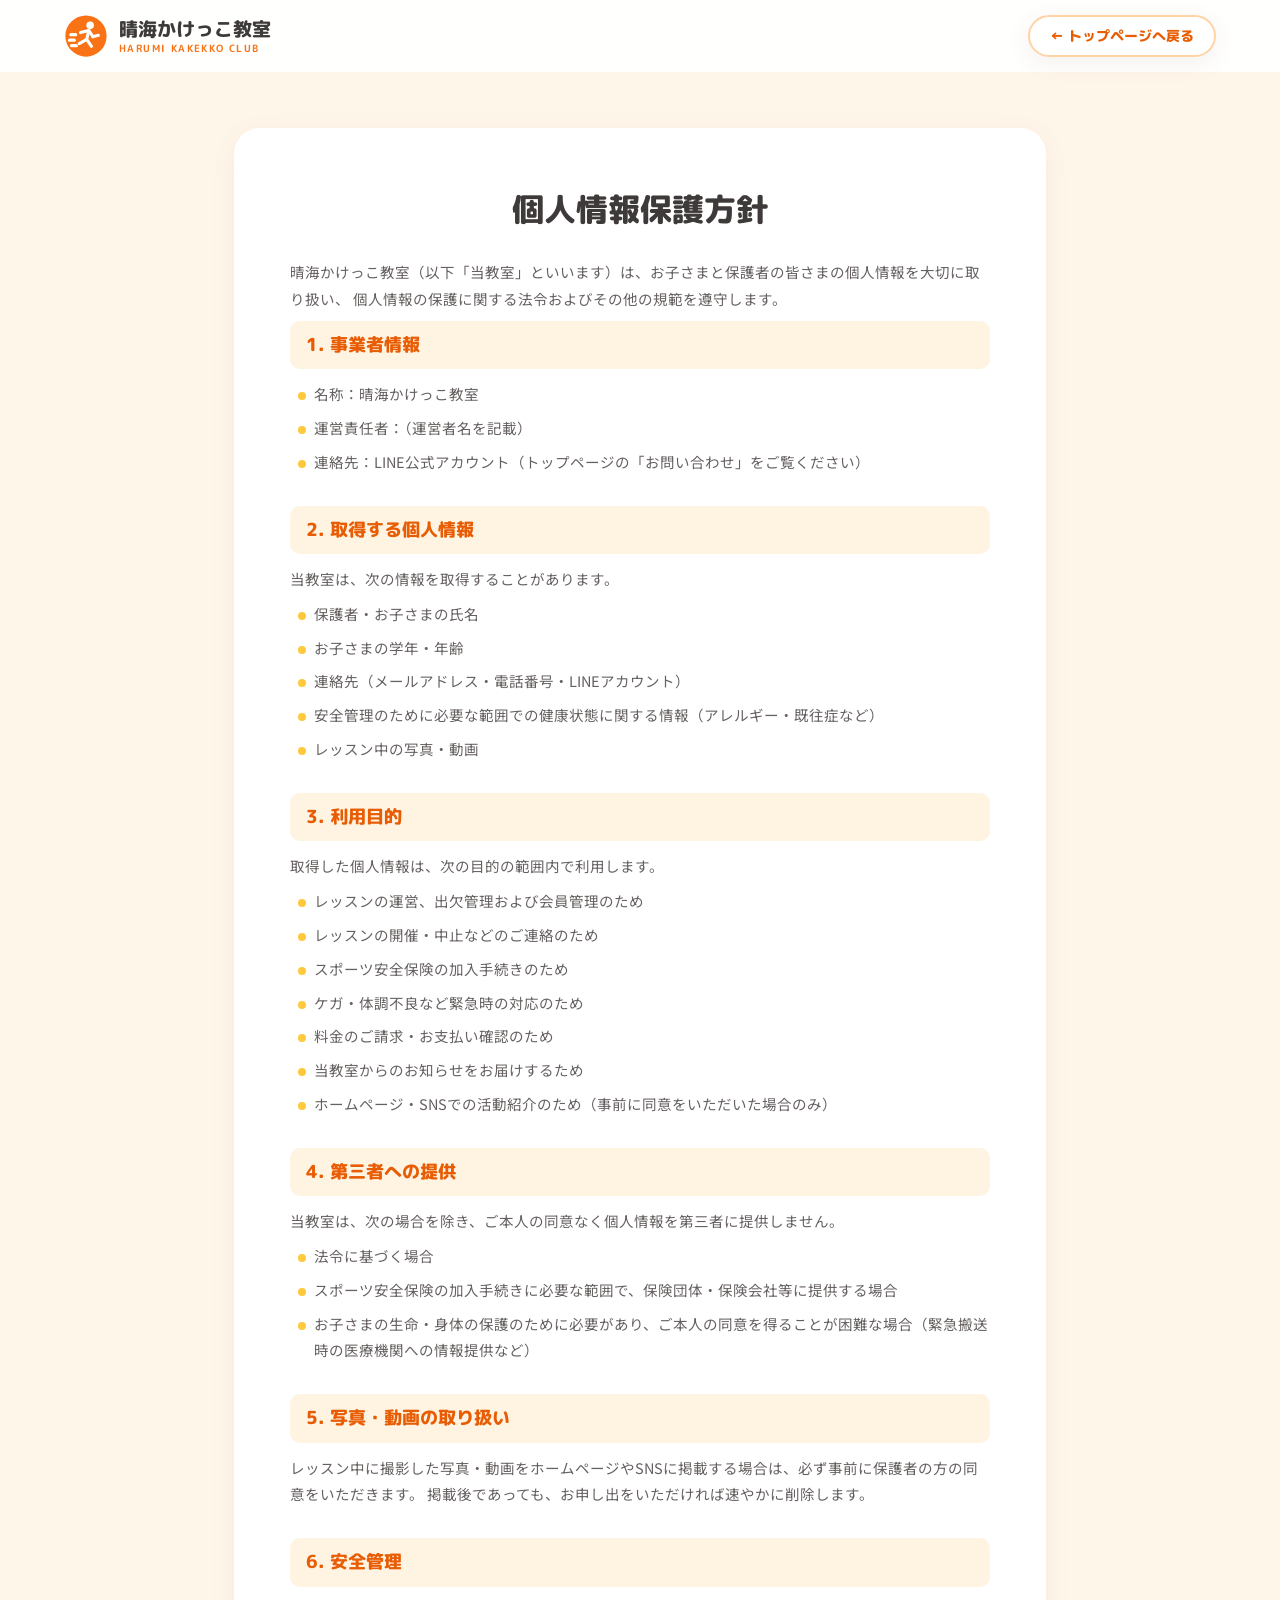
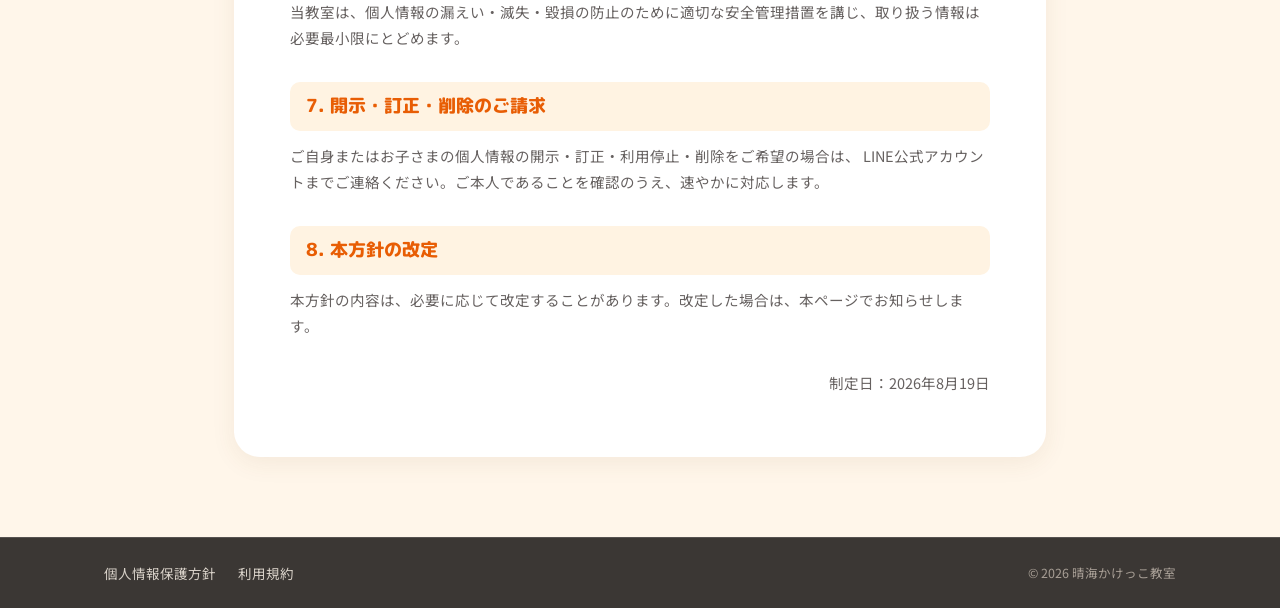
<file: privacy.html>
<!DOCTYPE html>
<html lang="ja">
<head>
<meta charset="UTF-8">
<meta name="viewport" content="width=device-width, initial-scale=1.0, viewport-fit=cover">
<title>個人情報保護方針｜晴海かけっこ教室</title>
<meta name="description" content="晴海かけっこ教室の個人情報保護方針です。">
<meta name="robots" content="noindex">
<link rel="icon" href="data:image/svg+xml,%3Csvg xmlns='http://www.w3.org/2000/svg' viewBox='0 0 64 64'%3E%3Ccircle cx='32' cy='32' r='30' fill='%23F97316'/%3E%3Ctext x='32' y='42' font-size='28' text-anchor='middle' fill='white' font-family='sans-serif' font-weight='bold'%3E走%3C/text%3E%3C/svg%3E">
<link rel="preconnect" href="https://fonts.googleapis.com">
<link rel="preconnect" href="https://fonts.gstatic.com" crossorigin>
<link href="https://fonts.googleapis.com/css2?family=M+PLUS+Rounded+1c:wght@500;700;800&family=Noto+Sans+JP:wght@400;500;700&display=swap" rel="stylesheet">
<link rel="stylesheet" href="style.css">
</head>
<body class="subpage">

<header class="site-header">
  <div class="header-inner">
    <a href="index.html" class="brand" aria-label="晴海かけっこ教室 トップへ">
      <svg class="brand-mark" viewBox="0 0 64 64" aria-hidden="true">
        <circle cx="32" cy="32" r="30" fill="#F97316"/>
        <g stroke="#FFFFFF" stroke-width="4.5" stroke-linecap="round" fill="none">
          <circle cx="38" cy="16.5" r="5.5" fill="#FFFFFF" stroke="none"/>
          <path d="M24 27 L36 24 L42 33"/>
          <path d="M36 24 L33 37 L40 47"/>
          <path d="M33 37 L22 43"/>
          <path d="M42 33 L50 31"/>
          <path d="M10 30 L17 30"/>
          <path d="M8 38 L15 38"/>
          <path d="M11 46 L18 46"/>
        </g>
      </svg>
      <span class="brand-text">
        <span class="brand-name">晴海かけっこ教室</span>
        <span class="brand-sub">HARUMI KAKEKKO CLUB</span>
      </span>
    </a>
    <a href="index.html" class="btn btn-ghost btn-sm">← トップページへ戻る</a>
  </div>
</header>

<main class="subpage-main">
  <div class="container container-narrow">
    <article class="legal">
      <h1>個人情報保護方針</h1>
      <p class="legal-lead">
        晴海かけっこ教室（以下「当教室」といいます）は、お子さまと保護者の皆さまの個人情報を大切に取り扱い、
        個人情報の保護に関する法令およびその他の規範を遵守します。
      </p>

      <section>
        <h2>1. 事業者情報</h2>
        <ul>
          <li>名称：晴海かけっこ教室</li>
          <!-- ▼ 運営者名を記載してください -->
          <li>運営責任者：（運営者名を記載）</li>
          <li>連絡先：LINE公式アカウント（トップページの「お問い合わせ」をご覧ください）</li>
        </ul>
      </section>

      <section>
        <h2>2. 取得する個人情報</h2>
        <p>当教室は、次の情報を取得することがあります。</p>
        <ul>
          <li>保護者・お子さまの氏名</li>
          <li>お子さまの学年・年齢</li>
          <li>連絡先（メールアドレス・電話番号・LINEアカウント）</li>
          <li>安全管理のために必要な範囲での健康状態に関する情報（アレルギー・既往症など）</li>
          <li>レッスン中の写真・動画</li>
        </ul>
      </section>

      <section>
        <h2>3. 利用目的</h2>
        <p>取得した個人情報は、次の目的の範囲内で利用します。</p>
        <ul>
          <li>レッスンの運営、出欠管理および会員管理のため</li>
          <li>レッスンの開催・中止などのご連絡のため</li>
          <li>スポーツ安全保険の加入手続きのため</li>
          <li>ケガ・体調不良など緊急時の対応のため</li>
          <li>料金のご請求・お支払い確認のため</li>
          <li>当教室からのお知らせをお届けするため</li>
          <li>ホームページ・SNSでの活動紹介のため（事前に同意をいただいた場合のみ）</li>
        </ul>
      </section>

      <section>
        <h2>4. 第三者への提供</h2>
        <p>
          当教室は、次の場合を除き、ご本人の同意なく個人情報を第三者に提供しません。
        </p>
        <ul>
          <li>法令に基づく場合</li>
          <li>スポーツ安全保険の加入手続きに必要な範囲で、保険団体・保険会社等に提供する場合</li>
          <li>お子さまの生命・身体の保護のために必要があり、ご本人の同意を得ることが困難な場合（緊急搬送時の医療機関への情報提供など）</li>
        </ul>
      </section>

      <section>
        <h2>5. 写真・動画の取り扱い</h2>
        <p>
          レッスン中に撮影した写真・動画をホームページやSNSに掲載する場合は、必ず事前に保護者の方の同意をいただきます。
          掲載後であっても、お申し出をいただければ速やかに削除します。
        </p>
      </section>

      <section>
        <h2>6. 安全管理</h2>
        <p>
          当教室は、個人情報の漏えい・滅失・毀損の防止のために適切な安全管理措置を講じ、取り扱う情報は必要最小限にとどめます。
        </p>
      </section>

      <section>
        <h2>7. 開示・訂正・削除のご請求</h2>
        <p>
          ご自身またはお子さまの個人情報の開示・訂正・利用停止・削除をご希望の場合は、
          LINE公式アカウントまでご連絡ください。ご本人であることを確認のうえ、速やかに対応します。
        </p>
      </section>

      <section>
        <h2>8. 本方針の改定</h2>
        <p>
          本方針の内容は、必要に応じて改定することがあります。改定した場合は、本ページでお知らせします。
        </p>
      </section>

      <p class="legal-date">制定日：2026年8月19日</p>
    </article>
  </div>
</main>

<footer class="site-footer">
  <div class="footer-bottom">
    <div class="container footer-bottom-inner">
      <ul class="footer-legal">
        <li><a href="privacy.html">個人情報保護方針</a></li>
        <li><a href="terms.html">利用規約</a></li>
      </ul>
      <p class="copyright">&copy; 2026 晴海かけっこ教室</p>
    </div>
  </div>
</footer>

</body>
</html>
</file>
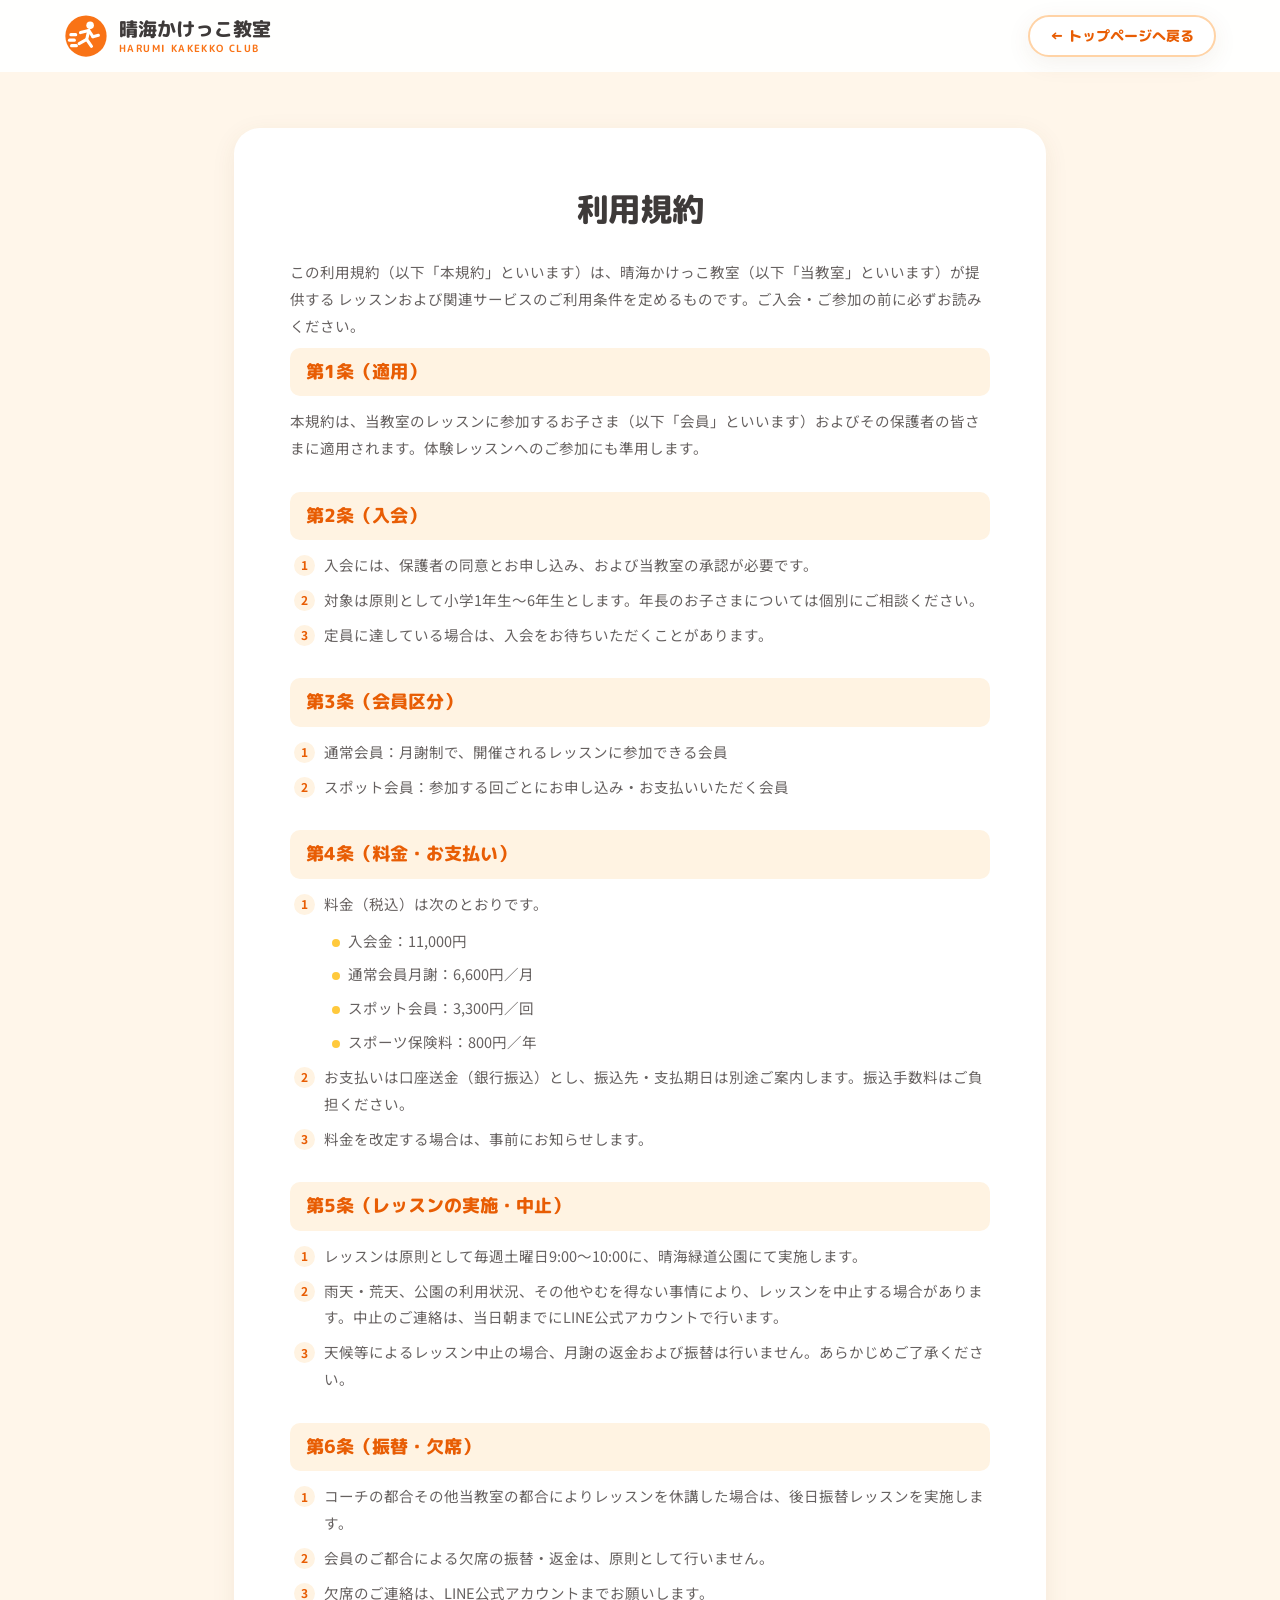
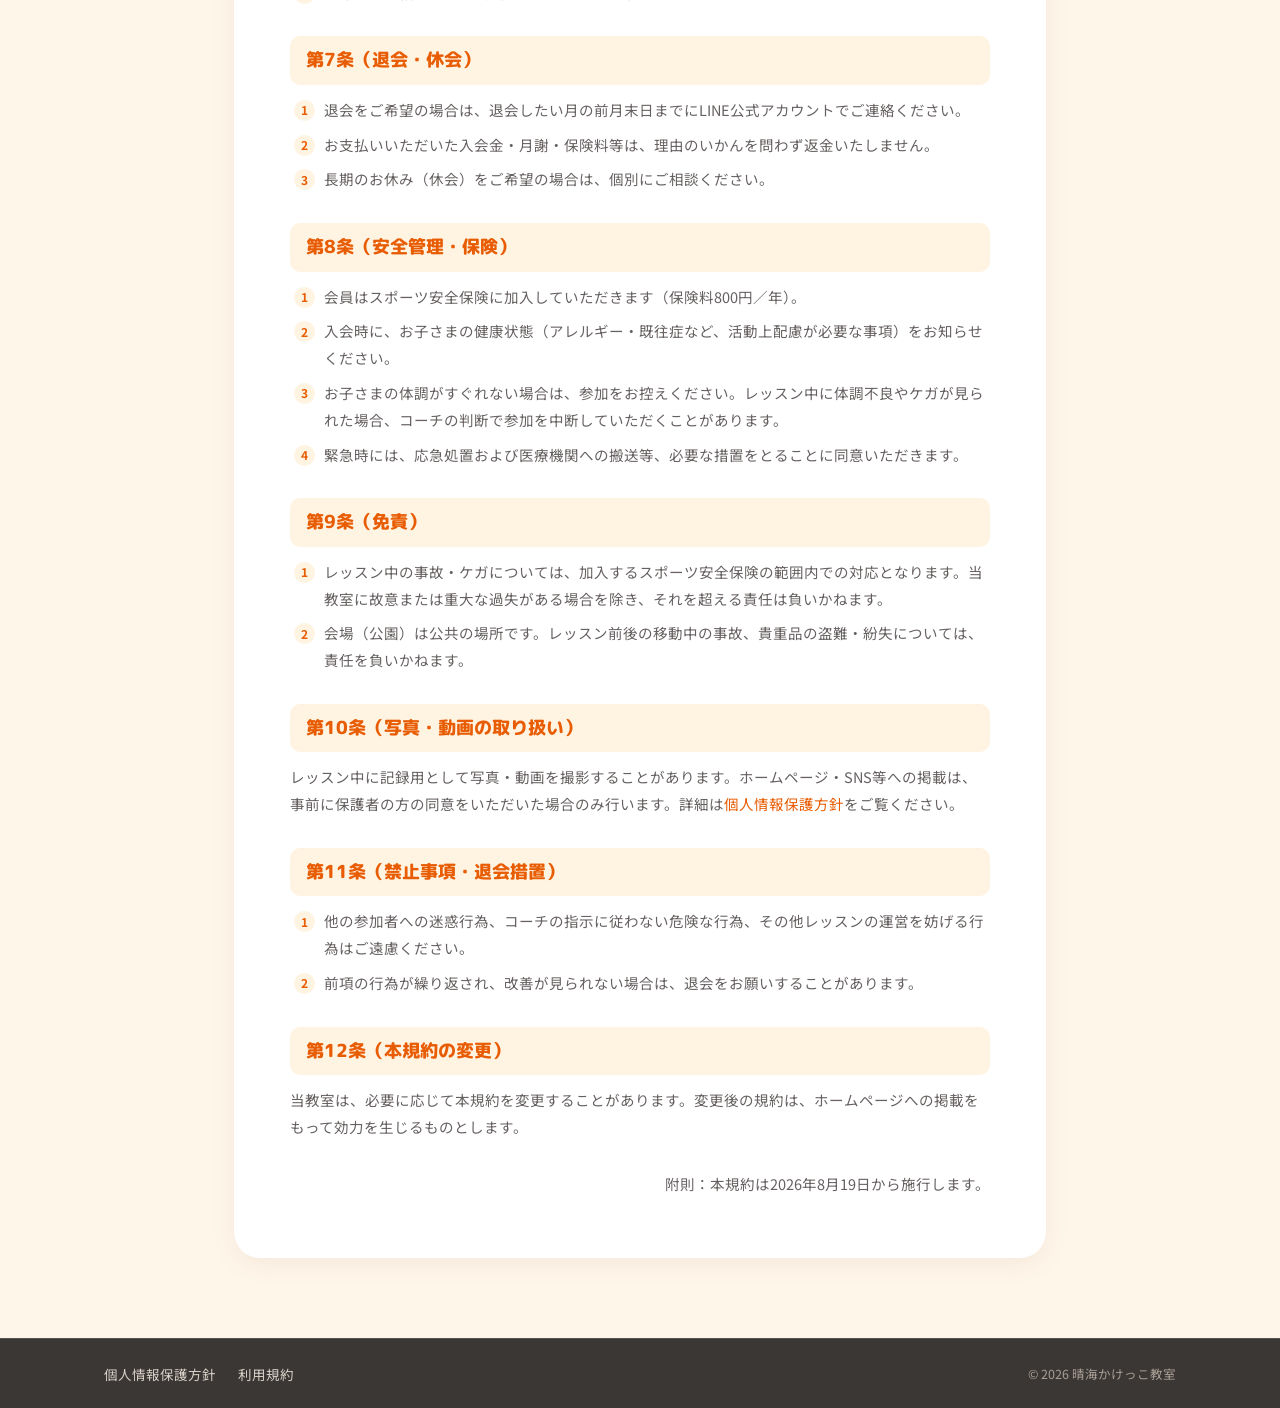
<file: terms.html>
<!DOCTYPE html>
<html lang="ja">
<head>
<meta charset="UTF-8">
<meta name="viewport" content="width=device-width, initial-scale=1.0, viewport-fit=cover">
<title>利用規約｜晴海かけっこ教室</title>
<meta name="description" content="晴海かけっこ教室の利用規約です。">
<meta name="robots" content="noindex">
<link rel="icon" href="data:image/svg+xml,%3Csvg xmlns='http://www.w3.org/2000/svg' viewBox='0 0 64 64'%3E%3Ccircle cx='32' cy='32' r='30' fill='%23F97316'/%3E%3Ctext x='32' y='42' font-size='28' text-anchor='middle' fill='white' font-family='sans-serif' font-weight='bold'%3E走%3C/text%3E%3C/svg%3E">
<link rel="preconnect" href="https://fonts.googleapis.com">
<link rel="preconnect" href="https://fonts.gstatic.com" crossorigin>
<link href="https://fonts.googleapis.com/css2?family=M+PLUS+Rounded+1c:wght@500;700;800&family=Noto+Sans+JP:wght@400;500;700&display=swap" rel="stylesheet">
<link rel="stylesheet" href="style.css">
</head>
<body class="subpage">

<header class="site-header">
  <div class="header-inner">
    <a href="index.html" class="brand" aria-label="晴海かけっこ教室 トップへ">
      <svg class="brand-mark" viewBox="0 0 64 64" aria-hidden="true">
        <circle cx="32" cy="32" r="30" fill="#F97316"/>
        <g stroke="#FFFFFF" stroke-width="4.5" stroke-linecap="round" fill="none">
          <circle cx="38" cy="16.5" r="5.5" fill="#FFFFFF" stroke="none"/>
          <path d="M24 27 L36 24 L42 33"/>
          <path d="M36 24 L33 37 L40 47"/>
          <path d="M33 37 L22 43"/>
          <path d="M42 33 L50 31"/>
          <path d="M10 30 L17 30"/>
          <path d="M8 38 L15 38"/>
          <path d="M11 46 L18 46"/>
        </g>
      </svg>
      <span class="brand-text">
        <span class="brand-name">晴海かけっこ教室</span>
        <span class="brand-sub">HARUMI KAKEKKO CLUB</span>
      </span>
    </a>
    <a href="index.html" class="btn btn-ghost btn-sm">← トップページへ戻る</a>
  </div>
</header>

<main class="subpage-main">
  <div class="container container-narrow">
    <article class="legal">
      <h1>利用規約</h1>
      <p class="legal-lead">
        この利用規約（以下「本規約」といいます）は、晴海かけっこ教室（以下「当教室」といいます）が提供する
        レッスンおよび関連サービスのご利用条件を定めるものです。ご入会・ご参加の前に必ずお読みください。
      </p>

      <section>
        <h2>第1条（適用）</h2>
        <p>本規約は、当教室のレッスンに参加するお子さま（以下「会員」といいます）およびその保護者の皆さまに適用されます。体験レッスンへのご参加にも準用します。</p>
      </section>

      <section>
        <h2>第2条（入会）</h2>
        <ol>
          <li>入会には、保護者の同意とお申し込み、および当教室の承認が必要です。</li>
          <li>対象は原則として小学1年生〜6年生とします。年長のお子さまについては個別にご相談ください。</li>
          <li>定員に達している場合は、入会をお待ちいただくことがあります。</li>
        </ol>
      </section>

      <section>
        <h2>第3条（会員区分）</h2>
        <ol>
          <li>通常会員：月謝制で、開催されるレッスンに参加できる会員</li>
          <li>スポット会員：参加する回ごとにお申し込み・お支払いいただく会員</li>
        </ol>
      </section>

      <section>
        <h2>第4条（料金・お支払い）</h2>
        <ol>
          <li>料金（税込）は次のとおりです。
            <ul>
              <li>入会金：11,000円</li>
              <li>通常会員月謝：6,600円／月</li>
              <li>スポット会員：3,300円／回</li>
              <li>スポーツ保険料：800円／年</li>
            </ul>
          </li>
          <li>お支払いは口座送金（銀行振込）とし、振込先・支払期日は別途ご案内します。振込手数料はご負担ください。</li>
          <li>料金を改定する場合は、事前にお知らせします。</li>
        </ol>
      </section>

      <section>
        <h2>第5条（レッスンの実施・中止）</h2>
        <ol>
          <li>レッスンは原則として毎週土曜日9:00〜10:00に、晴海緑道公園にて実施します。</li>
          <li>雨天・荒天、公園の利用状況、その他やむを得ない事情により、レッスンを中止する場合があります。中止のご連絡は、当日朝までにLINE公式アカウントで行います。</li>
          <li>天候等によるレッスン中止の場合、月謝の返金および振替は行いません。あらかじめご了承ください。</li>
        </ol>
      </section>

      <section>
        <h2>第6条（振替・欠席）</h2>
        <ol>
          <li>コーチの都合その他当教室の都合によりレッスンを休講した場合は、後日振替レッスンを実施します。</li>
          <li>会員のご都合による欠席の振替・返金は、原則として行いません。</li>
          <li>欠席のご連絡は、LINE公式アカウントまでお願いします。</li>
        </ol>
      </section>

      <section>
        <h2>第7条（退会・休会）</h2>
        <ol>
          <li>退会をご希望の場合は、退会したい月の前月末日までにLINE公式アカウントでご連絡ください。</li>
          <li>お支払いいただいた入会金・月謝・保険料等は、理由のいかんを問わず返金いたしません。</li>
          <li>長期のお休み（休会）をご希望の場合は、個別にご相談ください。</li>
        </ol>
      </section>

      <section>
        <h2>第8条（安全管理・保険）</h2>
        <ol>
          <li>会員はスポーツ安全保険に加入していただきます（保険料800円／年）。</li>
          <li>入会時に、お子さまの健康状態（アレルギー・既往症など、活動上配慮が必要な事項）をお知らせください。</li>
          <li>お子さまの体調がすぐれない場合は、参加をお控えください。レッスン中に体調不良やケガが見られた場合、コーチの判断で参加を中断していただくことがあります。</li>
          <li>緊急時には、応急処置および医療機関への搬送等、必要な措置をとることに同意いただきます。</li>
        </ol>
      </section>

      <section>
        <h2>第9条（免責）</h2>
        <ol>
          <li>レッスン中の事故・ケガについては、加入するスポーツ安全保険の範囲内での対応となります。当教室に故意または重大な過失がある場合を除き、それを超える責任は負いかねます。</li>
          <li>会場（公園）は公共の場所です。レッスン前後の移動中の事故、貴重品の盗難・紛失については、責任を負いかねます。</li>
        </ol>
      </section>

      <section>
        <h2>第10条（写真・動画の取り扱い）</h2>
        <p>
          レッスン中に記録用として写真・動画を撮影することがあります。ホームページ・SNS等への掲載は、
          事前に保護者の方の同意をいただいた場合のみ行います。詳細は<a href="privacy.html">個人情報保護方針</a>をご覧ください。
        </p>
      </section>

      <section>
        <h2>第11条（禁止事項・退会措置）</h2>
        <ol>
          <li>他の参加者への迷惑行為、コーチの指示に従わない危険な行為、その他レッスンの運営を妨げる行為はご遠慮ください。</li>
          <li>前項の行為が繰り返され、改善が見られない場合は、退会をお願いすることがあります。</li>
        </ol>
      </section>

      <section>
        <h2>第12条（本規約の変更）</h2>
        <p>
          当教室は、必要に応じて本規約を変更することがあります。変更後の規約は、ホームページへの掲載をもって効力を生じるものとします。
        </p>
      </section>

      <p class="legal-date">附則：本規約は2026年8月19日から施行します。</p>
    </article>
  </div>
</main>

<footer class="site-footer">
  <div class="footer-bottom">
    <div class="container footer-bottom-inner">
      <ul class="footer-legal">
        <li><a href="privacy.html">個人情報保護方針</a></li>
        <li><a href="terms.html">利用規約</a></li>
      </ul>
      <p class="copyright">&copy; 2026 晴海かけっこ教室</p>
    </div>
  </div>
</footer>

</body>
</html>
</file>
<file: style.css>
/* =========================================================
   晴海かけっこ教室 - style.css
   配色: オレンジ(#F97316) × スカイブルー × クリーム
========================================================= */

:root {
  --c-primary: #F97316;
  --c-primary-dark: #E85D04;
  --c-primary-pale: #FFF3E2;
  --c-yellow: #FFC93C;
  --c-sky: #3BB4E7;
  --c-green: #4CAF50;
  --c-line: #06C755;
  --c-ink: #3E3A39;
  --c-ink-soft: #666160;
  --c-muted: #948C86;
  --c-cream: #FFF6EA;
  --c-sky-bg: #EAF7FE;
  --c-border: #F0E5D8;
  --font-head: 'M PLUS Rounded 1c', 'Hiragino Maru Gothic ProN', sans-serif;
  --font-body: 'Noto Sans JP', 'Hiragino Kaku Gothic ProN', 'Yu Gothic', sans-serif;
  --shadow-soft: 0 6px 24px rgba(120, 80, 40, 0.08);
  --shadow-hover: 0 12px 32px rgba(120, 80, 40, 0.14);
  --header-h: 72px;
}

/* ---------- リセット・ベース ---------- */
*, *::before, *::after { box-sizing: border-box; margin: 0; padding: 0; }
html {
  scroll-behavior: smooth;
  overflow-x: hidden; /* clip未対応の旧ブラウザ向けフォールバック */
  overflow-x: clip;
  -webkit-text-size-adjust: 100%;
  text-size-adjust: 100%;
}
body {
  font-family: var(--font-body);
  color: var(--c-ink);
  font-size: 16px;
  line-height: 1.85;
  background: #FFFFFF;
  overflow-wrap: break-word;
  /* ヘッダーがfixedのため、その高さぶんコンテンツを下げる */
  padding-top: var(--header-h);
}
img, svg, iframe { max-width: 100%; }
a { color: var(--c-primary-dark); text-decoration: none; }
ul, ol { list-style: none; }
::selection { background: #FFE0B8; }

.container { max-width: 1120px; margin: 0 auto; padding: 0 24px; }
.container-narrow { max-width: 860px; }
.pc-only { display: inline; }
/* 日本語の改行制御：.nb で囲んだフレーズの途中では改行しない */
.nb { display: inline-block; }

section { scroll-margin-top: calc(var(--header-h) + 12px); }
.section { padding: 92px 0; }
.section-sm { padding: 48px 0 8px; }
.bg-cream { background: var(--c-cream); }
.bg-sky { background: var(--c-sky-bg); }

/* ---------- 見出し ---------- */
.sec-head { text-align: center; margin-bottom: 52px; }
.sec-label {
  font-family: var(--font-head);
  color: var(--c-primary);
  font-weight: 800;
  letter-spacing: 0.22em;
  font-size: 13px;
}
.sec-label.light { color: #FFE3B8; }
.sec-title {
  font-family: var(--font-head);
  font-weight: 800;
  font-size: clamp(26px, 3.6vw, 36px);
  line-height: 1.4;
  margin-top: 6px;
}
.sec-title.light { color: #FFFFFF; }
.sec-lead {
  margin-top: 20px;
  color: var(--c-ink-soft);
  font-size: 15.5px;
  line-height: 2.1;
}
.sec-lead.light { color: rgba(255, 255, 255, 0.95); }
.sub-title {
  font-family: var(--font-head);
  font-weight: 800;
  font-size: clamp(20px, 2.6vw, 25px);
  text-align: center;
  margin-bottom: 34px;
}
.sample-note { color: var(--c-muted); font-size: 13px; font-weight: 400; }

/* ---------- ボタン ---------- */
.btn {
  display: inline-flex;
  align-items: center;
  justify-content: center;
  gap: 9px;
  font-family: var(--font-head);
  font-weight: 800;
  border-radius: 999px;
  border: none;
  cursor: pointer;
  text-align: center;
  line-height: 1.4;
  padding: 12px 26px;
  font-size: 15px;
  transition: transform 0.2s ease, box-shadow 0.2s ease, background 0.2s ease;
}
.btn:hover { transform: translateY(-2px); }
.btn-sm { padding: 9px 20px; font-size: 14px; }
.btn-lg { padding: 16px 34px; font-size: 17px; }
.btn-xl { padding: 19px 48px; font-size: 19px; }
.btn-primary {
  background: linear-gradient(135deg, #FB8A3C, var(--c-primary-dark));
  color: #FFFFFF;
  box-shadow: 0 8px 20px rgba(233, 93, 4, 0.35);
}
.btn-primary:hover { box-shadow: 0 12px 26px rgba(233, 93, 4, 0.45); }
.btn-ghost {
  background: #FFFFFF;
  color: var(--c-primary-dark);
  border: 2px solid #FFD3A6;
  box-shadow: var(--shadow-soft);
}
.btn-ghost:hover { border-color: var(--c-primary); }
.btn-line {
  background: var(--c-line);
  color: #FFFFFF;
  box-shadow: 0 8px 20px rgba(6, 199, 85, 0.3);
}
.btn-line:hover { background: #05B34C; box-shadow: 0 12px 26px rgba(6, 199, 85, 0.4); }
.btn-cta {
  background: #FFFFFF;
  color: var(--c-primary-dark);
  box-shadow: 0 10px 28px rgba(80, 30, 0, 0.25);
}
.btn-icon { width: 22px; height: 22px; flex-shrink: 0; }

/* ---------- ヘッダー ----------
   sticky はモバイルSafariで html の overflow-x 指定と干渉して
   固定されなくなるため、fixed で常時表示する */
.site-header {
  position: fixed;
  top: 0;
  left: 0;
  right: 0;
  z-index: 100;
  background: rgba(255, 255, 255, 0.94);
  backdrop-filter: blur(8px);
  -webkit-backdrop-filter: blur(8px);
  transition: box-shadow 0.25s ease;
}
.site-header.scrolled { box-shadow: 0 2px 16px rgba(120, 80, 40, 0.12); }
.header-inner {
  max-width: 1200px;
  margin: 0 auto;
  padding: 0 24px;
  height: var(--header-h);
  display: flex;
  align-items: center;
  justify-content: space-between;
  gap: 16px;
}
.brand { display: flex; align-items: center; gap: 11px; }
.brand-mark { width: 44px; height: 44px; flex-shrink: 0; }
.brand-text { display: flex; flex-direction: column; line-height: 1.25; }
.brand-name {
  font-family: var(--font-head);
  font-weight: 800;
  font-size: 19px;
  color: var(--c-ink);
}
.brand-sub {
  font-family: var(--font-head);
  font-size: 10px;
  letter-spacing: 0.14em;
  color: var(--c-primary);
  font-weight: 700;
}
.global-nav ul { display: flex; align-items: center; gap: 4px; }
.global-nav a:not(.btn) {
  display: block;
  padding: 8px 11px;
  font-size: 14.5px;
  font-weight: 700;
  color: var(--c-ink);
  border-radius: 8px;
}
.global-nav a:not(.btn):hover { color: var(--c-primary-dark); background: var(--c-primary-pale); }
.nav-cta { margin-left: 8px; }
.nav-toggle { display: none; }

/* ---------- ヒーロー ---------- */
.hero {
  position: relative;
  background: linear-gradient(180deg, #AEE1F9 0%, #D7F0FD 55%, #EAF8FF 100%);
  overflow: hidden;
}
.hero-inner {
  display: grid;
  grid-template-columns: 1.1fr 1fr;
  align-items: center;
  gap: 36px;
  padding-top: 64px;
  padding-bottom: 40px;
}
.hero-badge {
  display: inline-block;
  background: #FFFFFF;
  color: var(--c-primary-dark);
  font-family: var(--font-head);
  font-weight: 800;
  font-size: 14.5px;
  padding: 8px 20px;
  border-radius: 999px;
  box-shadow: var(--shadow-soft);
  margin-bottom: 22px;
}
.hero-title {
  font-family: var(--font-head);
  font-weight: 800;
  font-size: clamp(27px, 2.9vw, 37px);
  line-height: 1.5;
  letter-spacing: 0.01em;
}
.hero-title-accent {
  color: var(--c-primary-dark);
  background: linear-gradient(transparent 68%, #FFE28A 68%);
  display: inline-block;
  padding-right: 6px;
}
.hero-lead {
  margin-top: 22px;
  font-size: 16px;
  line-height: 2.1;
  color: #33566B;
  font-weight: 500;
}
.hero-chips { display: flex; flex-wrap: wrap; gap: 10px; margin-top: 24px; }
.hero-chips li {
  background: rgba(255, 255, 255, 0.92);
  border-radius: 999px;
  padding: 8px 18px;
  font-size: 14px;
  font-weight: 700;
  color: #2C4A5E;
  box-shadow: var(--shadow-soft);
}
.hero-cta { display: flex; flex-wrap: wrap; gap: 14px; margin-top: 30px; }
.hero-art { align-self: end; }
.hero-art svg { width: 100%; height: auto; display: block; }
.hero-wave { line-height: 0; margin-top: -8px; }
.hero-wave svg { width: 100%; height: 72px; display: block; }

@keyframes floaty { from { transform: translateY(0); } to { transform: translateY(-10px); } }
.float-slow { animation: floaty 3.2s ease-in-out infinite alternate; }
.float-slow2 { animation: floaty 4.1s ease-in-out infinite alternate; }
@keyframes bob { from { transform: translateY(0); } to { transform: translateY(-7px); } }
.runner-1 { animation: bob 0.85s ease-in-out infinite alternate; }
.runner-2 { animation: bob 0.85s ease-in-out 0.28s infinite alternate; }
.runner-3 { animation: bob 0.85s ease-in-out 0.55s infinite alternate; }

/* ---------- お知らせ ---------- */
.news-panel {
  background: #FFFFFF;
  border: 2px solid #FFE3C2;
  border-radius: 22px;
  padding: 30px 36px;
  box-shadow: var(--shadow-soft);
}
.news-title {
  font-family: var(--font-head);
  font-size: 19px;
  font-weight: 800;
  margin-bottom: 14px;
}
.news-list li {
  display: flex;
  align-items: baseline;
  flex-wrap: wrap;
  gap: 8px 16px;
  padding: 13px 2px;
  border-bottom: 1px dashed #EFDFC9;
}
.news-list li:last-child { border-bottom: none; }
.news-list time {
  font-family: var(--font-head);
  font-weight: 700;
  color: var(--c-primary-dark);
  font-size: 14px;
  flex-shrink: 0;
}
.news-tag {
  font-size: 11.5px;
  font-weight: 700;
  background: var(--c-primary-pale);
  color: var(--c-primary-dark);
  border-radius: 999px;
  padding: 2px 12px;
  flex-shrink: 0;
}
.news-tag.important { background: #FFE1E1; color: #D64545; }
.news-list p { font-size: 14.5px; flex: 1; min-width: 220px; }

/* ---------- コンセプト3本柱 ---------- */
.pillar-grid {
  display: grid;
  grid-template-columns: repeat(3, 1fr);
  gap: 30px;
  margin-top: 10px;
}
.pillar-card {
  position: relative;
  background: #FFFFFF;
  border: 2px solid var(--c-border);
  border-radius: 26px;
  padding: 44px 26px 30px;
  box-shadow: var(--shadow-soft);
  transition: transform 0.25s ease, box-shadow 0.25s ease;
}
.pillar-card:hover { transform: translateY(-6px); box-shadow: var(--shadow-hover); }
.pillar-num {
  position: absolute;
  top: -20px;
  left: 26px;
  width: 44px;
  height: 44px;
  border-radius: 50%;
  background: linear-gradient(135deg, #FB8A3C, var(--c-primary-dark));
  color: #FFFFFF;
  font-family: var(--font-head);
  font-weight: 800;
  font-size: 20px;
  display: flex;
  align-items: center;
  justify-content: center;
  box-shadow: 0 6px 14px rgba(233, 93, 4, 0.35);
}
.pillar-icon {
  width: 74px;
  height: 74px;
  border-radius: 50%;
  margin: 0 auto 18px;
  display: flex;
  align-items: center;
  justify-content: center;
  color: #FFFFFF;
}
.pillar-icon svg { width: 38px; height: 38px; }
.icon-orange { background: linear-gradient(135deg, #FFB25C, var(--c-primary)); }
.icon-blue { background: linear-gradient(135deg, #63C7F2, #2196D9); }
.icon-green { background: linear-gradient(135deg, #7ED384, #43A047); }
.pillar-card h3 {
  font-family: var(--font-head);
  font-weight: 800;
  font-size: 20px;
  text-align: center;
  margin-bottom: 16px;
}
.pillar-card ul li {
  position: relative;
  padding-left: 20px;
  font-size: 14.5px;
  color: var(--c-ink-soft);
  line-height: 1.9;
  margin-bottom: 10px;
}
.pillar-card ul li::before {
  content: "";
  position: absolute;
  left: 2px;
  top: 11px;
  width: 8px;
  height: 8px;
  border-radius: 50%;
  background: var(--c-yellow);
}

/* ---------- 対象 ---------- */
.target-grid {
  display: grid;
  grid-template-columns: repeat(3, 1fr);
  gap: 24px;
}
.target-card {
  background: #FFFFFF;
  border-radius: 22px;
  padding: 32px 24px;
  text-align: center;
  box-shadow: var(--shadow-soft);
}
.target-label {
  display: inline-block;
  background: var(--c-primary-pale);
  color: var(--c-primary-dark);
  font-weight: 700;
  font-size: 13px;
  border-radius: 999px;
  padding: 4px 18px;
  margin-bottom: 14px;
}
.target-main {
  font-family: var(--font-head);
  font-weight: 800;
  font-size: 27px;
  color: var(--c-ink);
  margin-bottom: 10px;
}
.target-note { font-size: 14px; color: var(--c-ink-soft); line-height: 1.9; }

.skills {
  margin-top: 48px;
  background: #FFFFFF;
  border-radius: 26px;
  padding: 40px 44px;
  box-shadow: var(--shadow-soft);
}
.skills-title {
  font-family: var(--font-head);
  font-weight: 800;
  font-size: 21px;
  text-align: center;
  margin-bottom: 26px;
}
.skills-list {
  display: grid;
  grid-template-columns: repeat(2, 1fr);
  gap: 14px 36px;
  max-width: 860px;
  margin: 0 auto;
}
.skills-list li {
  position: relative;
  padding-left: 34px;
  font-size: 15.5px;
  font-weight: 500;
}
.skills-list li::before {
  content: "✓";
  position: absolute;
  left: 0;
  top: 2px;
  width: 24px;
  height: 24px;
  border-radius: 50%;
  background: var(--c-green);
  color: #FFFFFF;
  font-size: 14px;
  font-weight: 700;
  display: flex;
  align-items: center;
  justify-content: center;
}

/* ---------- レッスンの流れ ---------- */
.lesson-flow { margin-bottom: 72px; }
.timeline {
  max-width: 780px;
  margin: 0 auto;
}
.timeline li {
  position: relative;
  display: grid;
  grid-template-columns: 92px 1fr;
  gap: 22px;
  padding-bottom: 30px;
}
.timeline li::before {
  content: "";
  position: absolute;
  left: 45px;
  top: 40px;
  bottom: -2px;
  width: 3px;
  background: repeating-linear-gradient(180deg, #FFD3A6 0 8px, transparent 8px 16px);
}
.timeline li:last-child { padding-bottom: 0; }
.timeline li:last-child::before { display: none; }
.tl-time {
  font-family: var(--font-head);
  font-weight: 800;
  font-size: 15px;
  background: linear-gradient(135deg, #FB8A3C, var(--c-primary-dark));
  color: #FFFFFF;
  border-radius: 999px;
  height: 38px;
  display: flex;
  align-items: center;
  justify-content: center;
  box-shadow: 0 4px 12px rgba(233, 93, 4, 0.3);
}
.tl-body h4 {
  font-family: var(--font-head);
  font-weight: 800;
  font-size: 17.5px;
  margin: 5px 0 6px;
}
.tl-body p { font-size: 14.5px; color: var(--c-ink-soft); }

/* ---------- トレーニングメニュー ---------- */
.menu-grid {
  display: grid;
  grid-template-columns: repeat(2, 1fr);
  gap: 24px;
}
.menu-card {
  background: var(--c-cream);
  border-radius: 22px;
  padding: 30px 30px 26px;
  transition: transform 0.25s ease;
}
.menu-card:hover { transform: translateY(-4px); }
.menu-card-wide { grid-column: 1 / -1; background: linear-gradient(135deg, #FFF3E2, #FFE9CB); }
.menu-icon {
  width: 62px;
  height: 62px;
  border-radius: 50%;
  background: #FFFFFF;
  box-shadow: var(--shadow-soft);
  display: flex;
  align-items: center;
  justify-content: center;
  font-size: 30px;
  margin-bottom: 16px;
}
.menu-card h4 {
  font-family: var(--font-head);
  font-weight: 800;
  font-size: 18px;
  margin-bottom: 8px;
}
.menu-card h4 span {
  display: inline-block;
  margin-left: 10px;
  font-size: 12px;
  color: var(--c-primary-dark);
  background: #FFFFFF;
  border-radius: 999px;
  padding: 2px 12px;
  vertical-align: middle;
}
.menu-card p { font-size: 14.5px; color: var(--c-ink-soft); }

/* ---------- ギャラリー ---------- */
.gallery-grid {
  display: grid;
  grid-template-columns: repeat(3, 1fr);
  gap: 22px;
}
.gallery-tile {
  position: relative;
  aspect-ratio: 4 / 3;
  border-radius: 20px;
  display: flex;
  flex-direction: column;
  align-items: center;
  justify-content: center;
  gap: 12px;
  overflow: hidden;
  box-shadow: var(--shadow-soft);
}
.tile-a { background: linear-gradient(145deg, #FFE0B8, #FFCE8F); }
.tile-b { background: linear-gradient(145deg, #C9EBC7, #A5DBA5); }
.tile-c { background: linear-gradient(145deg, #FFD9D9, #FFBFBF); }
.tile-d { background: linear-gradient(145deg, #D6E9FF, #B3D7FA); }
.tile-e { background: linear-gradient(145deg, #FFF0B8, #FFE38F); }
.tile-f { background: linear-gradient(145deg, #E8DCFF, #D3BFF7); }
.tile-icon { font-size: 46px; line-height: 1; }
.gallery-tile figcaption {
  background: rgba(255, 255, 255, 0.9);
  border-radius: 999px;
  padding: 6px 18px;
  font-size: 14px;
  font-weight: 700;
  color: #55493C;
}
.tile-soon {
  position: absolute;
  top: 12px;
  right: 12px;
  font-family: var(--font-head);
  font-size: 10.5px;
  font-weight: 800;
  letter-spacing: 0.1em;
  background: rgba(255, 255, 255, 0.85);
  color: #A08A6E;
  border-radius: 999px;
  padding: 3px 12px;
}
.gallery-note {
  margin-top: 22px;
  text-align: center;
  font-size: 13px;
  color: #6E8CA0;
}

/* ---------- コーチ ---------- */
.coach-card {
  display: grid;
  grid-template-columns: 220px 1fr;
  gap: 44px;
  background: #FFFFFF;
  border: 2px solid var(--c-border);
  border-radius: 28px;
  padding: 44px;
  box-shadow: var(--shadow-soft);
  align-items: start;
}
.coach-avatar svg { width: 100%; max-width: 200px; display: block; margin: 0 auto; }
.coach-role {
  display: inline-block;
  background: var(--c-primary-pale);
  color: var(--c-primary-dark);
  font-weight: 700;
  font-size: 13px;
  border-radius: 999px;
  padding: 4px 16px;
  margin-bottom: 10px;
}
.coach-name {
  font-family: var(--font-head);
  font-weight: 800;
  font-size: 22px;
  line-height: 1.5;
  margin-bottom: 18px;
}
.coach-name-note { display: block; font-size: 13px; color: var(--c-muted); font-weight: 500; }
.coach-message {
  background: var(--c-cream);
  border-radius: 16px;
  padding: 20px 24px;
  font-size: 15px;
  line-height: 2;
  margin-bottom: 22px;
}
.coach-points h4 {
  font-family: var(--font-head);
  font-weight: 800;
  font-size: 16px;
  margin-bottom: 10px;
}
.coach-points ul li {
  position: relative;
  padding-left: 30px;
  font-size: 14.5px;
  margin-bottom: 8px;
}
.coach-points ul li::before {
  content: "✓";
  position: absolute;
  left: 0;
  top: 3px;
  width: 21px;
  height: 21px;
  border-radius: 50%;
  background: var(--c-primary);
  color: #FFFFFF;
  font-size: 12px;
  font-weight: 700;
  display: flex;
  align-items: center;
  justify-content: center;
}
.coach-profile-note { margin-top: 18px; font-size: 13px; color: var(--c-muted); }

/* ---------- 保護者の声 ---------- */
.voice-grid {
  display: grid;
  grid-template-columns: repeat(2, 1fr);
  gap: 24px;
}
.voice-card {
  background: #FFFFFF;
  border-radius: 22px;
  padding: 28px 30px;
  box-shadow: var(--shadow-soft);
}
.voice-head { display: flex; align-items: center; gap: 13px; margin-bottom: 13px; }
.voice-avatar {
  width: 46px;
  height: 46px;
  border-radius: 50%;
  display: flex;
  align-items: center;
  justify-content: center;
  font-size: 24px;
  flex-shrink: 0;
}
.av-1 { background: #FFE0B8; }
.av-2 { background: #FFD9E2; }
.av-3 { background: #CCE9FF; }
.av-4 { background: #D9F2CF; }
.voice-meta { font-size: 13.5px; font-weight: 700; color: var(--c-muted); }
.voice-card > p { font-size: 14.5px; color: var(--c-ink-soft); }

.cases { margin-top: 60px; }
.case-grid {
  display: grid;
  grid-template-columns: repeat(3, 1fr);
  gap: 22px;
}
.case-card {
  background: #FFFFFF;
  border: 2px solid var(--c-border);
  border-radius: 20px;
  padding: 26px 26px 24px;
}
.case-tag {
  font-family: var(--font-head);
  font-weight: 800;
  font-size: 14.5px;
  color: var(--c-primary-dark);
  margin-bottom: 10px;
}
.case-arrow { font-size: 14px; color: var(--c-ink-soft); }

/* ---------- 料金 ---------- */
.price-grid {
  display: grid;
  grid-template-columns: repeat(4, 1fr);
  gap: 20px;
  align-items: stretch;
}
.price-card {
  position: relative;
  background: #FFFFFF;
  border: 2px solid var(--c-border);
  border-radius: 22px;
  padding: 32px 20px 26px;
  text-align: center;
}
.price-card-main {
  border-color: var(--c-primary);
  background: #FFF9F1;
  box-shadow: var(--shadow-soft);
}
.price-badge {
  position: absolute;
  top: -14px;
  left: 50%;
  transform: translateX(-50%);
  background: linear-gradient(135deg, #FB8A3C, var(--c-primary-dark));
  color: #FFFFFF;
  font-family: var(--font-head);
  font-weight: 800;
  font-size: 12px;
  border-radius: 999px;
  padding: 4px 16px;
  white-space: nowrap;
  box-shadow: 0 4px 10px rgba(233, 93, 4, 0.3);
}
.price-name { font-weight: 700; font-size: 15px; color: var(--c-ink-soft); margin-bottom: 8px; }
.price-value {
  font-family: var(--font-head);
  font-weight: 800;
  font-size: 33px;
  color: var(--c-primary-dark);
  line-height: 1.2;
  margin-bottom: 10px;
}
.price-value span { font-size: 15px; color: var(--c-ink-soft); margin-left: 2px; }
.price-note { font-size: 13px; color: var(--c-muted); line-height: 1.8; }

.price-example {
  margin-top: 36px;
  background: var(--c-cream);
  border-radius: 18px;
  padding: 26px 28px;
  text-align: center;
}
.price-example h3 {
  font-family: var(--font-head);
  font-weight: 800;
  font-size: 16.5px;
  margin-bottom: 10px;
}
.price-example-calc { font-size: 15.5px; }
.price-example-calc strong { font-size: 21px; color: var(--c-primary-dark); font-family: var(--font-head); }

.payment {
  margin-top: 22px;
  background: #FFFFFF;
  border: 2px solid var(--c-border);
  border-radius: 18px;
  padding: 24px 28px;
}
.payment h3 {
  font-family: var(--font-head);
  font-weight: 800;
  font-size: 16.5px;
  color: var(--c-primary-dark);
  margin-bottom: 8px;
}
.payment p { font-size: 14.5px; color: var(--c-ink-soft); }

/* ---------- 開催概要 ---------- */
.info-table {
  background: #FFFFFF;
  border-radius: 24px;
  overflow: hidden;
  box-shadow: var(--shadow-soft);
}
.info-row {
  display: grid;
  grid-template-columns: 190px 1fr;
  border-bottom: 1px solid #F5EBDD;
}
.info-row:last-child { border-bottom: none; }
.info-row dt {
  background: var(--c-primary-pale);
  padding: 19px 24px;
  font-weight: 700;
  font-size: 15px;
  color: #8A5A2A;
  display: flex;
  align-items: center;
}
.info-row dd { padding: 19px 28px; font-size: 15px; }
.info-row dd small { color: var(--c-muted); font-size: 13px; }

/* ---------- アクセス ---------- */
.access-grid {
  display: grid;
  grid-template-columns: 1.25fr 1fr;
  gap: 40px;
  align-items: start;
}
.access-map {
  border-radius: 22px;
  overflow: hidden;
  box-shadow: var(--shadow-soft);
  line-height: 0;
}
.access-map iframe { width: 100%; height: 380px; border: 0; }
.access-info h3 {
  font-family: var(--font-head);
  font-weight: 800;
  font-size: 21px;
  margin-bottom: 8px;
}
.access-addr { font-size: 15px; margin-bottom: 18px; }
.access-list li {
  position: relative;
  padding-left: 26px;
  font-size: 14.5px;
  color: var(--c-ink-soft);
  margin-bottom: 12px;
}
.access-list li::before {
  content: "";
  position: absolute;
  left: 4px;
  top: 10px;
  width: 9px;
  height: 9px;
  border-radius: 50%;
  background: var(--c-primary);
}

/* ---------- 体験レッスン ---------- */
.trial {
  background:
    radial-gradient(rgba(255, 255, 255, 0.13) 3px, transparent 3px);
  background-color: #F1720F;
  background-size: 30px 30px;
}
.trial-box {
  background: #FFFFFF;
  border-radius: 30px;
  padding: 44px 48px;
  box-shadow: 0 20px 50px rgba(90, 40, 0, 0.25);
}
.trial-summary {
  display: grid;
  grid-template-columns: repeat(4, 1fr);
  gap: 14px;
}
.trial-item {
  background: var(--c-cream);
  border-radius: 16px;
  padding: 16px 12px;
  text-align: center;
}
.trial-item span { display: block; font-size: 12.5px; color: var(--c-muted); font-weight: 700; margin-bottom: 4px; }
.trial-item strong { font-size: 15px; line-height: 1.5; display: block; }
.trial-actions { text-align: center; margin: 32px 0 36px; }
.trial-actions-lead { font-weight: 700; font-size: 15px; margin-bottom: 14px; }
.trial-or { margin-top: 16px; font-size: 13px; color: var(--c-muted); }

.trial-form {
  border-top: 2px dashed #F0E0CB;
  padding-top: 34px;
}
.form-title {
  font-family: var(--font-head);
  font-weight: 800;
  font-size: 20px;
  text-align: center;
  margin-bottom: 8px;
}
.form-note { text-align: center; font-size: 13px; color: var(--c-muted); margin-bottom: 26px; }
.form-grid {
  display: grid;
  grid-template-columns: repeat(2, 1fr);
  gap: 20px;
}
.form-field label {
  display: block;
  font-size: 14px;
  font-weight: 700;
  margin-bottom: 7px;
}
.req {
  display: inline-block;
  background: #FF5A3C;
  color: #FFFFFF;
  font-size: 11px;
  font-weight: 700;
  border-radius: 6px;
  padding: 1px 8px;
  margin-left: 6px;
  vertical-align: 2px;
}
.form-field input,
.form-field select,
.form-field textarea {
  width: 100%;
  padding: 13px 15px;
  border: 2px solid #EADFD2;
  border-radius: 12px;
  font-size: 16px; /* 16px未満だとiOS Safariがフォーカス時に自動ズームする */
  font-family: var(--font-body);
  color: var(--c-ink);
  background: #FFFDFA;
  transition: border-color 0.2s ease, box-shadow 0.2s ease;
}
.form-field select {
  appearance: none;
  -webkit-appearance: none;
  background-image: url("data:image/svg+xml,%3Csvg xmlns='http://www.w3.org/2000/svg' width='12' height='8'%3E%3Cpath d='M1 1l5 5 5-5' stroke='%23F97316' stroke-width='2' fill='none' stroke-linecap='round'/%3E%3C/svg%3E");
  background-repeat: no-repeat;
  background-position: right 16px center;
  padding-right: 44px;
}
.form-field input:focus,
.form-field select:focus,
.form-field textarea:focus {
  outline: none;
  border-color: var(--c-primary);
  box-shadow: 0 0 0 4px rgba(249, 115, 22, 0.14);
}
.form-field-wide { grid-column: 1 / -1; }
.form-agree {
  display: flex;
  align-items: center;
  justify-content: center;
  gap: 9px;
  margin: 24px 0;
  font-size: 14.5px;
  cursor: pointer;
}
.form-agree input { width: 19px; height: 19px; accent-color: var(--c-primary); cursor: pointer; }
.form-agree a { text-decoration: underline; }
.form-submit { display: flex; margin: 0 auto; width: min(440px, 100%); }
.form-error {
  margin-top: 16px;
  text-align: center;
  color: #D64545;
  font-weight: 700;
  font-size: 14px;
}

/* ---------- 入会までの流れ ---------- */
.flow-grid {
  display: grid;
  grid-template-columns: repeat(4, 1fr);
  gap: 22px;
  counter-reset: flow;
}
.flow-card {
  background: #FFFFFF;
  border: 2px solid var(--c-border);
  border-radius: 22px;
  padding: 30px 24px;
  text-align: center;
  box-shadow: var(--shadow-soft);
}
.flow-step {
  display: inline-block;
  font-family: var(--font-head);
  font-weight: 800;
  font-size: 12.5px;
  letter-spacing: 0.14em;
  color: var(--c-primary-dark);
  background: var(--c-primary-pale);
  border-radius: 999px;
  padding: 4px 16px;
  margin-bottom: 14px;
}
.flow-icon { display: block; font-size: 38px; line-height: 1; margin-bottom: 14px; }
.flow-card h3 {
  font-family: var(--font-head);
  font-weight: 800;
  font-size: 17px;
  margin-bottom: 10px;
}
.flow-card p { font-size: 13.5px; color: var(--c-ink-soft); text-align: left; }

/* ---------- FAQ ---------- */
.faq-item {
  background: #FFFFFF;
  border: 2px solid var(--c-border);
  border-radius: 18px;
  margin-bottom: 14px;
  overflow: hidden;
}
.faq-item summary {
  list-style: none;
  cursor: pointer;
  padding: 19px 56px 19px 24px;
  font-weight: 700;
  font-size: 15.5px;
  position: relative;
  transition: background 0.2s ease;
}
.faq-item summary::-webkit-details-marker { display: none; }
.faq-item summary::before {
  content: "Q";
  font-family: var(--font-head);
  font-weight: 800;
  color: var(--c-primary);
  margin-right: 12px;
  font-size: 17px;
}
.faq-item summary::after {
  content: "＋";
  position: absolute;
  right: 22px;
  top: 50%;
  transform: translateY(-50%);
  color: var(--c-primary);
  font-weight: 700;
  font-size: 18px;
  transition: transform 0.25s ease;
}
.faq-item[open] summary::after { transform: translateY(-50%) rotate(45deg); }
.faq-item summary:hover { background: var(--c-primary-pale); }
.faq-item p {
  padding: 2px 24px 20px 24px;
  font-size: 14.5px;
  color: var(--c-ink-soft);
}

/* ---------- 保護者向け ---------- */
.parents-grid {
  display: grid;
  grid-template-columns: repeat(2, 1fr);
  gap: 28px;
}
.parents-card {
  background: #FFFFFF;
  border: 2px solid var(--c-border);
  border-radius: 24px;
  padding: 34px 34px 28px;
  box-shadow: var(--shadow-soft);
}
.parents-card h3 {
  font-family: var(--font-head);
  font-weight: 800;
  font-size: 19px;
  margin-bottom: 18px;
}
.check-list li {
  position: relative;
  padding-left: 32px;
  font-size: 14.5px;
  color: var(--c-ink-soft);
  margin-bottom: 12px;
  line-height: 1.9;
}
.check-list li::before {
  content: "✓";
  position: absolute;
  left: 0;
  top: 3px;
  width: 22px;
  height: 22px;
  border-radius: 50%;
  background: var(--c-green);
  color: #FFFFFF;
  font-size: 12px;
  font-weight: 700;
  display: flex;
  align-items: center;
  justify-content: center;
}

/* ---------- お問い合わせ ---------- */
.contact-box {
  background: #FFFFFF;
  border-radius: 26px;
  padding: 42px 36px;
  text-align: center;
  box-shadow: var(--shadow-soft);
}
.contact-mail { margin-top: 20px; font-size: 14.5px; }
.contact-mail a { text-decoration: underline; font-weight: 700; }
.sns-row {
  margin-top: 32px;
  border-top: 2px dashed #F0E0CB;
  padding-top: 26px;
}
.sns-lead { font-size: 13.5px; color: var(--c-muted); margin-bottom: 14px; }
.sns-icons { display: flex; justify-content: center; gap: 16px; }
.sns-icon {
  width: 50px;
  height: 50px;
  border-radius: 50%;
  border: 2px solid #E3D9CC;
  color: #A89C8E;
  display: flex;
  align-items: center;
  justify-content: center;
  transition: color 0.2s ease, border-color 0.2s ease, transform 0.2s ease;
}
.sns-icon svg { width: 24px; height: 24px; }
.sns-icon:hover { color: var(--c-primary); border-color: var(--c-primary); transform: translateY(-3px); }
.sns-disabled { opacity: 0.55; pointer-events: none; }

/* ---------- 最終CTA ---------- */
.last-cta {
  background:
    radial-gradient(rgba(255, 255, 255, 0.14) 3px, transparent 3px),
    linear-gradient(135deg, #FB8A3C, #E85D04);
  background-size: 30px 30px, cover;
  padding: 92px 0;
  text-align: center;
  color: #FFFFFF;
}
.last-cta-title {
  font-family: var(--font-head);
  font-weight: 800;
  font-size: clamp(28px, 4vw, 40px);
  margin-bottom: 18px;
}
.last-cta-lead { font-size: 16px; line-height: 2.1; margin-bottom: 32px; }

/* ---------- フッター ---------- */
.site-footer { background: #3B3734; color: #EDE7E0; }
.footer-inner {
  display: grid;
  grid-template-columns: 1.3fr 1fr 1fr;
  gap: 48px;
  padding-top: 64px;
  padding-bottom: 44px;
}
.brand-footer .brand-name { color: #FFFFFF; }
.brand-footer .brand-sub { color: #FFB877; }
.footer-desc { margin-top: 16px; font-size: 13.5px; color: #C9C1B8; line-height: 2; }
.footer-nav ul {
  display: grid;
  grid-template-columns: repeat(2, 1fr);
  gap: 10px 18px;
}
.footer-nav a { color: #D9D2C9; font-size: 14px; }
.footer-nav a:hover { color: #FFFFFF; text-decoration: underline; }
.footer-info h3 {
  font-family: var(--font-head);
  font-weight: 800;
  font-size: 15px;
  color: var(--c-yellow);
  margin-bottom: 12px;
}
.footer-info ul li { font-size: 13.5px; color: #C9C1B8; line-height: 2.1; }
.footer-bottom { border-top: 1px solid rgba(255, 255, 255, 0.14); }
.footer-bottom-inner {
  display: flex;
  align-items: center;
  justify-content: space-between;
  flex-wrap: wrap;
  gap: 10px;
  padding-top: 20px;
  padding-bottom: 20px;
}
.footer-legal { display: flex; gap: 22px; }
.footer-legal a { color: #D9D2C9; font-size: 13.5px; }
.footer-legal a:hover { color: #FFFFFF; text-decoration: underline; }
.copyright { font-size: 12.5px; color: #A79E95; }

/* ---------- 追従CTA・トップへ戻る ---------- */
.floating-cta {
  position: fixed;
  right: 22px;
  bottom: 22px;
  z-index: 90;
  background: linear-gradient(135deg, #FB8A3C, var(--c-primary-dark));
  color: #FFFFFF;
  font-family: var(--font-head);
  font-weight: 800;
  font-size: 15px;
  padding: 15px 26px;
  border-radius: 999px;
  box-shadow: 0 10px 26px rgba(120, 45, 0, 0.4);
  opacity: 0;
  transform: translateY(110px);
  transition: opacity 0.35s ease, transform 0.35s ease;
}
.floating-cta.show { opacity: 1; transform: translateY(0); }
.floating-cta:hover { transform: translateY(-3px); }
.to-top {
  position: fixed;
  right: 26px;
  bottom: 92px;
  z-index: 90;
  width: 46px;
  height: 46px;
  border-radius: 50%;
  border: none;
  background: #FFFFFF;
  color: var(--c-primary-dark);
  font-size: 19px;
  font-weight: 700;
  cursor: pointer;
  box-shadow: var(--shadow-hover);
  opacity: 0;
  pointer-events: none;
  transition: opacity 0.35s ease;
}
.to-top.show { opacity: 1; pointer-events: auto; }

/* ---------- 出現アニメーション ----------
   JS有効時（html.js）のみ非表示から開始する。JS無効でも内容は必ず見える */
.js .reveal {
  opacity: 0;
  transform: translateY(26px);
  transition: opacity 0.7s ease, transform 0.7s ease;
}
.js .reveal.visible { opacity: 1; transform: translateY(0); }

@media (prefers-reduced-motion: reduce) {
  html { scroll-behavior: auto; }
  .js .reveal { opacity: 1; transform: none; transition: none; }
  .float-slow, .float-slow2, .runner-1, .runner-2, .runner-3 { animation: none; }
  .btn, .pillar-card, .menu-card { transition: none; }
}

/* ---------- サブページ（規約など） ---------- */
.subpage { background: var(--c-cream); }
.subpage-main { padding: 56px 0 80px; }
.legal {
  background: #FFFFFF;
  border-radius: 26px;
  padding: 52px 56px;
  box-shadow: var(--shadow-soft);
}
.legal h1 {
  font-family: var(--font-head);
  font-weight: 800;
  font-size: clamp(24px, 3.4vw, 32px);
  margin-bottom: 20px;
  text-align: center;
}
.legal-lead { font-size: 14.5px; color: var(--c-ink-soft); margin-bottom: 34px; }
.legal section { margin-bottom: 30px; }
.legal h2 {
  font-family: var(--font-head);
  font-weight: 800;
  font-size: 17.5px;
  color: var(--c-primary-dark);
  background: var(--c-primary-pale);
  border-radius: 10px;
  padding: 8px 16px;
  margin-bottom: 12px;
}
.legal p { font-size: 14.5px; color: var(--c-ink-soft); margin-bottom: 8px; }
.legal ul, .legal ol { margin: 6px 0 6px 4px; }
.legal ol { counter-reset: legal; }
.legal ol > li {
  counter-increment: legal;
  position: relative;
  padding-left: 30px;
  font-size: 14.5px;
  color: var(--c-ink-soft);
  margin-bottom: 8px;
}
.legal ol > li::before {
  content: counter(legal);
  position: absolute;
  left: 0;
  top: 3px;
  width: 21px;
  height: 21px;
  border-radius: 50%;
  background: var(--c-primary-pale);
  color: var(--c-primary-dark);
  font-size: 12px;
  font-weight: 700;
  display: flex;
  align-items: center;
  justify-content: center;
}
.legal ul > li {
  position: relative;
  padding-left: 20px;
  font-size: 14.5px;
  color: var(--c-ink-soft);
  margin-bottom: 7px;
}
.legal ul > li::before {
  content: "";
  position: absolute;
  left: 4px;
  top: 11px;
  width: 8px;
  height: 8px;
  border-radius: 50%;
  background: var(--c-yellow);
}
.legal ol ul { margin-top: 10px; }
.legal-date { text-align: right; font-size: 13.5px; color: var(--c-muted); margin-top: 28px; }
.subpage .site-footer { margin-top: 0; }

@media (max-width: 760px) {
  .legal { padding: 32px 22px; border-radius: 20px; }
  .subpage-main { padding: 32px 0 56px; }
}

/* =========================================================
   レスポンシブ
========================================================= */
@media (max-width: 1200px) {
  /* ハンバーガー切替（920px）までナビが収まるよう圧縮 */
  .global-nav a:not(.btn) { padding: 8px 8px; font-size: 13.5px; }
  .nav-cta .btn { padding: 9px 16px; font-size: 13.5px; }
}

@media (max-width: 1024px) {
  .pillar-grid { gap: 20px; }
  .price-grid { grid-template-columns: repeat(2, 1fr); }
  .flow-grid { grid-template-columns: repeat(2, 1fr); }
}

@media (max-width: 1000px) {
  :root { --header-h: 62px; }
  .section { padding: 68px 0; }

  /* ナビ → ドロワー */
  .global-nav {
    position: fixed;
    top: 0;
    right: 0;
    width: min(320px, 84vw);
    height: 100vh;
    height: 100dvh;
    background: #FFFFFF;
    box-shadow: -8px 0 30px rgba(0, 0, 0, 0.15);
    padding: 84px 26px calc(30px + env(safe-area-inset-bottom));
    transform: translateX(105%);
    visibility: hidden;
    transition: transform 0.3s ease, visibility 0s linear 0.3s;
    overflow-y: auto;
    z-index: 99;
  }
  body.nav-open .global-nav {
    transform: translateX(0);
    visibility: visible;
    transition: transform 0.3s ease;
  }
  body.nav-open { overflow: hidden; }
  .global-nav ul { flex-direction: column; align-items: stretch; gap: 2px; }
  .global-nav a:not(.btn) { padding: 13px 10px; font-size: 15.5px; border-bottom: 1px dashed #F0E5D8; border-radius: 0; }
  .nav-cta { margin: 18px 0 0; }
  .nav-cta .btn { width: 100%; padding: 14px; font-size: 15.5px; }
  .nav-toggle {
    display: flex;
    flex-direction: column;
    justify-content: center;
    gap: 6px;
    width: 46px;
    height: 46px;
    padding: 11px;
    background: var(--c-primary-pale);
    border: none;
    border-radius: 12px;
    cursor: pointer;
    z-index: 100;
    position: relative;
  }
  .nav-toggle span {
    display: block;
    height: 3px;
    border-radius: 2px;
    background: var(--c-primary-dark);
    transition: transform 0.25s ease, opacity 0.25s ease;
  }
  body.nav-open .nav-toggle span:nth-child(1) { transform: translateY(9px) rotate(45deg); }
  body.nav-open .nav-toggle span:nth-child(2) { opacity: 0; }
  body.nav-open .nav-toggle span:nth-child(3) { transform: translateY(-9px) rotate(-45deg); }

  .hero-inner {
    grid-template-columns: 1fr;
    gap: 8px;
    padding-top: 44px;
    text-align: center;
  }
  .hero-chips, .hero-cta { justify-content: center; }
  .hero-art { max-width: 620px; margin: 0 auto; width: 100%; }

  .coach-card { grid-template-columns: 1fr; gap: 24px; padding: 32px 26px; }
  .coach-avatar svg { max-width: 150px; }
  .coach-body { text-align: left; }
  .coach-avatar { text-align: center; }

  .access-grid { grid-template-columns: 1fr; gap: 26px; }
  .parents-grid { grid-template-columns: 1fr; }
  .gallery-grid { grid-template-columns: repeat(2, 1fr); gap: 16px; }
}

@media (max-width: 760px) {
  body { font-size: 15px; }
  .pc-only { display: none; }
  .sec-head { margin-bottom: 38px; }

  .pillar-grid { grid-template-columns: 1fr; gap: 34px; }
  .target-grid { grid-template-columns: 1fr; gap: 16px; }
  .skills { padding: 30px 22px; }
  .skills-list { grid-template-columns: 1fr; gap: 12px; }
  .menu-grid { grid-template-columns: 1fr; gap: 16px; }
  .voice-grid { grid-template-columns: 1fr; gap: 16px; }
  .case-grid { grid-template-columns: 1fr; gap: 14px; }

  .timeline li { grid-template-columns: 72px 1fr; gap: 14px; }
  .timeline li::before { left: 35px; }
  .tl-time { font-size: 13.5px; height: 34px; }

  .info-row { grid-template-columns: 1fr; }
  .info-row dt { padding: 12px 20px 11px; }
  .info-row dd { padding: 14px 20px 16px; }

  .trial-box { padding: 30px 20px; border-radius: 24px; }
  .trial-summary { grid-template-columns: repeat(2, 1fr); gap: 10px; }
  .form-grid { grid-template-columns: 1fr; gap: 16px; }

  .flow-grid { grid-template-columns: 1fr; gap: 16px; }
  .footer-inner { grid-template-columns: 1fr; gap: 34px; padding-top: 48px; }
  .footer-bottom-inner { flex-direction: column; text-align: center; }

  .news-panel { padding: 22px 20px; }
  .news-list li { gap: 6px 12px; }

  .floating-cta {
    left: 14px;
    right: 14px;
    bottom: calc(14px + env(safe-area-inset-bottom));
    text-align: center;
    justify-content: center;
    display: flex;
    padding: 15px 20px;
  }
  .to-top { right: 14px; bottom: calc(80px + env(safe-area-inset-bottom)); }

  /* 追従CTAバーでフッターの文字が隠れないよう余白を確保 */
  .footer-bottom-inner { padding-bottom: calc(88px + env(safe-area-inset-bottom)); }
  .access-map iframe { height: 260px; }

  .btn-xl { padding: 17px 34px; font-size: 17px; }
  .last-cta { padding: 68px 0; }
}

@media (max-width: 480px) {
  .gallery-grid { grid-template-columns: 1fr; }
  .trial-summary { grid-template-columns: 1fr 1fr; }
  .hero-title { font-size: 26px; }
  .hero-badge { font-size: 13px; padding: 7px 16px; }
  .brand-name { font-size: 17px; }
  .brand-sub { font-size: 9px; }
  .brand-mark { width: 38px; height: 38px; }
  .price-value { font-size: 29px; }
  .price-card { padding: 26px 14px 22px; }
  .container { padding: 0 18px; }
}
</file>
